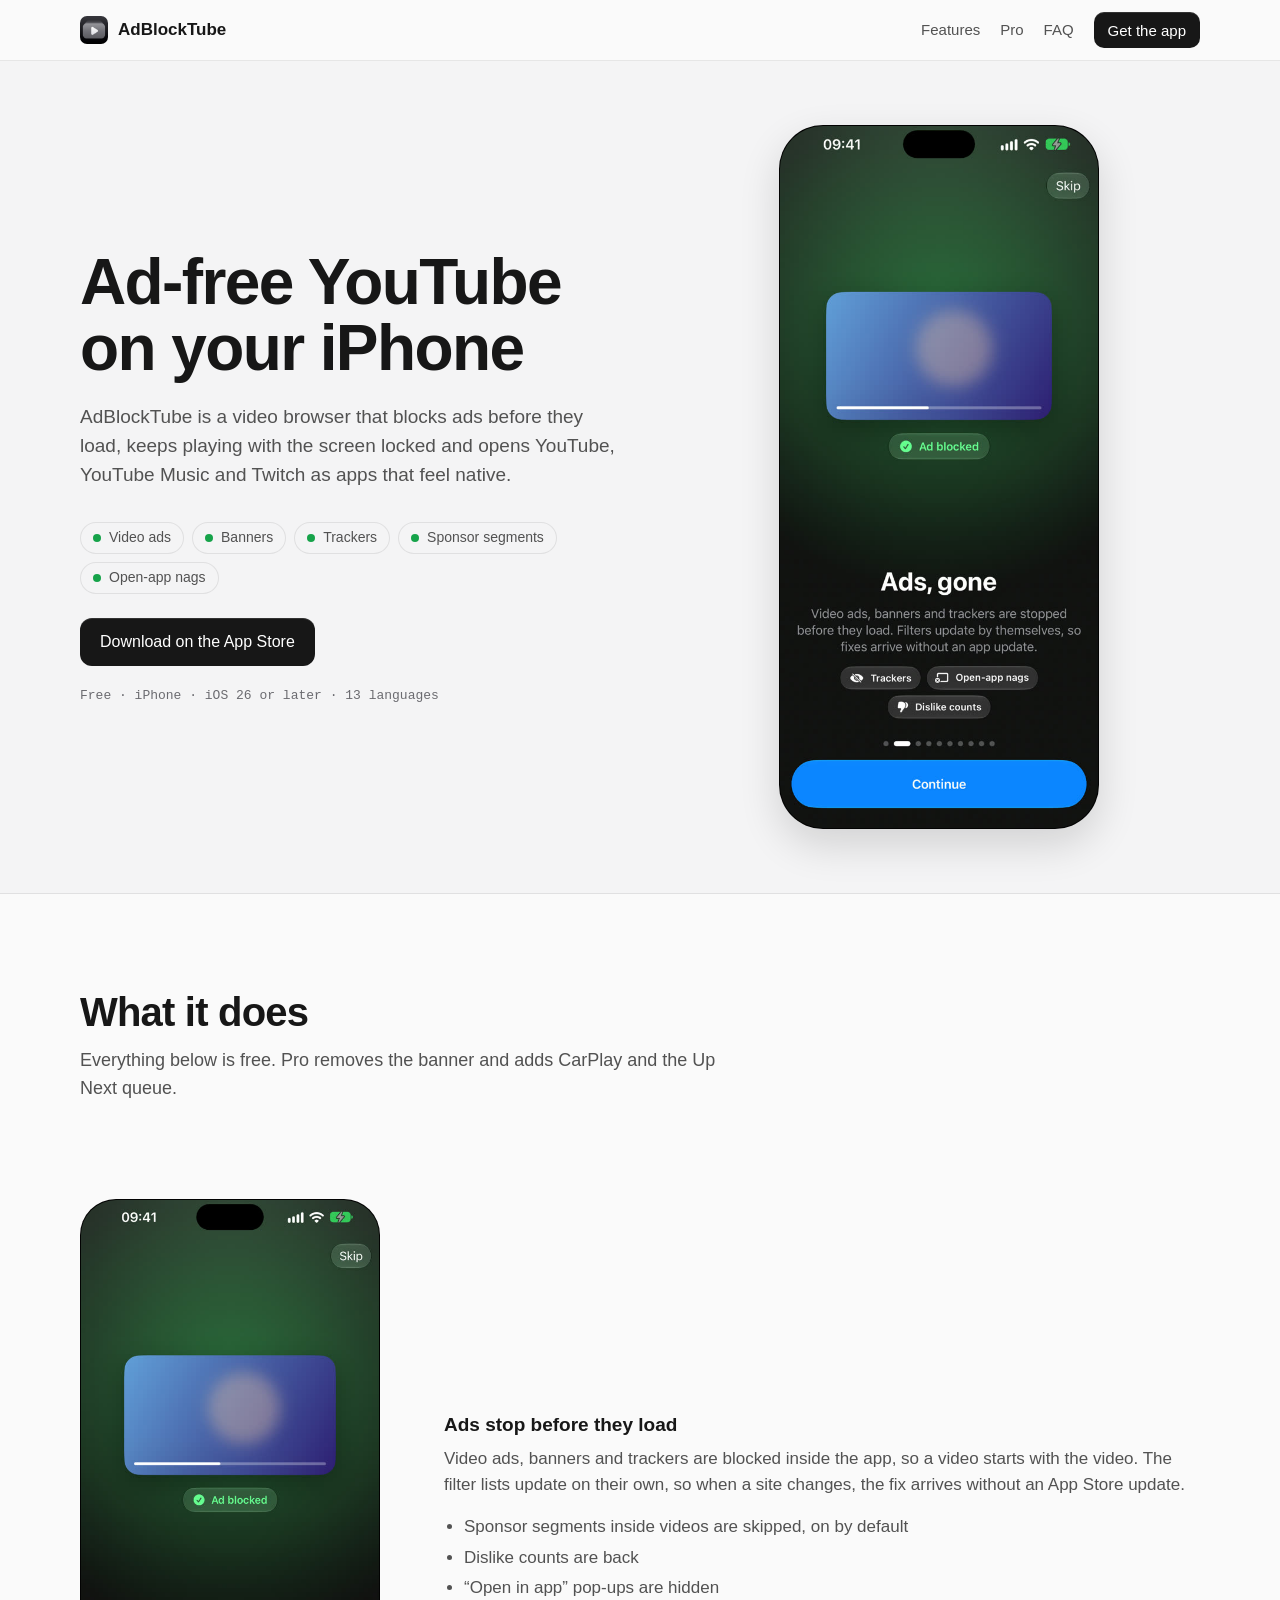
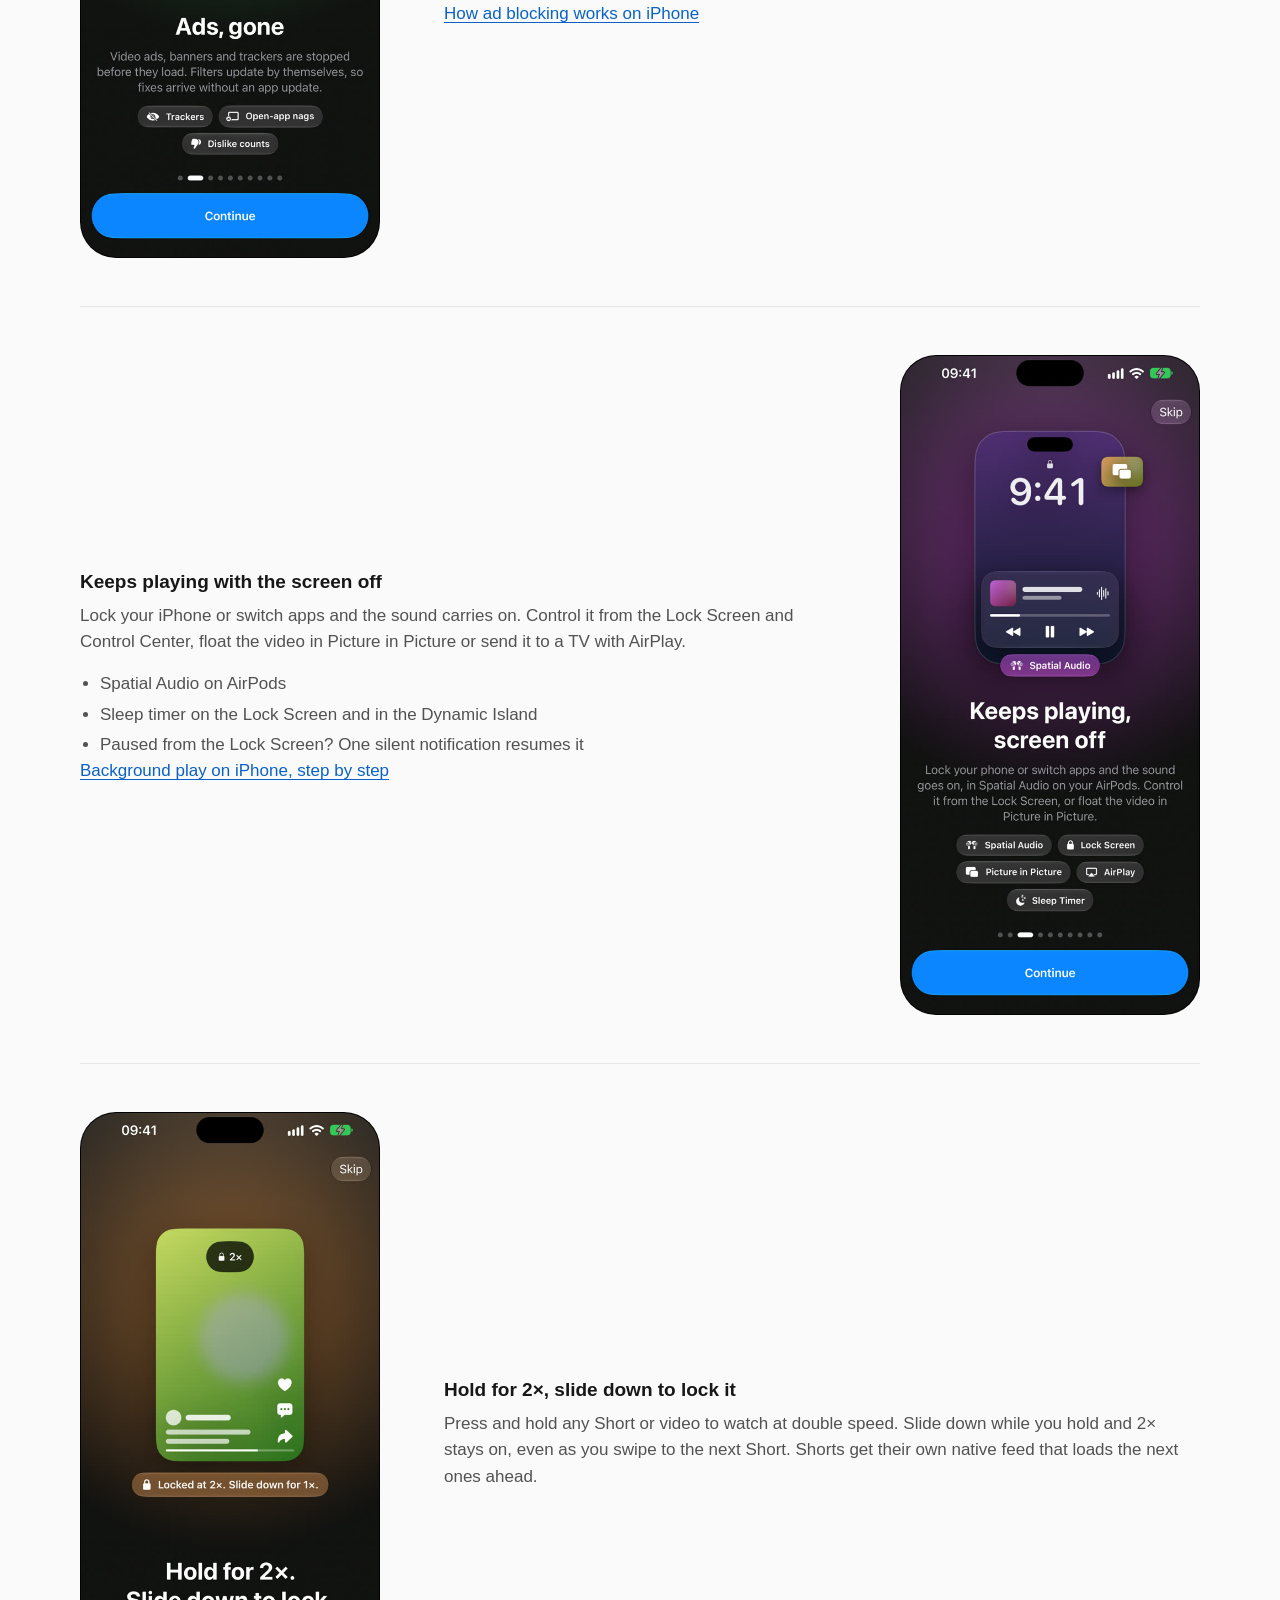
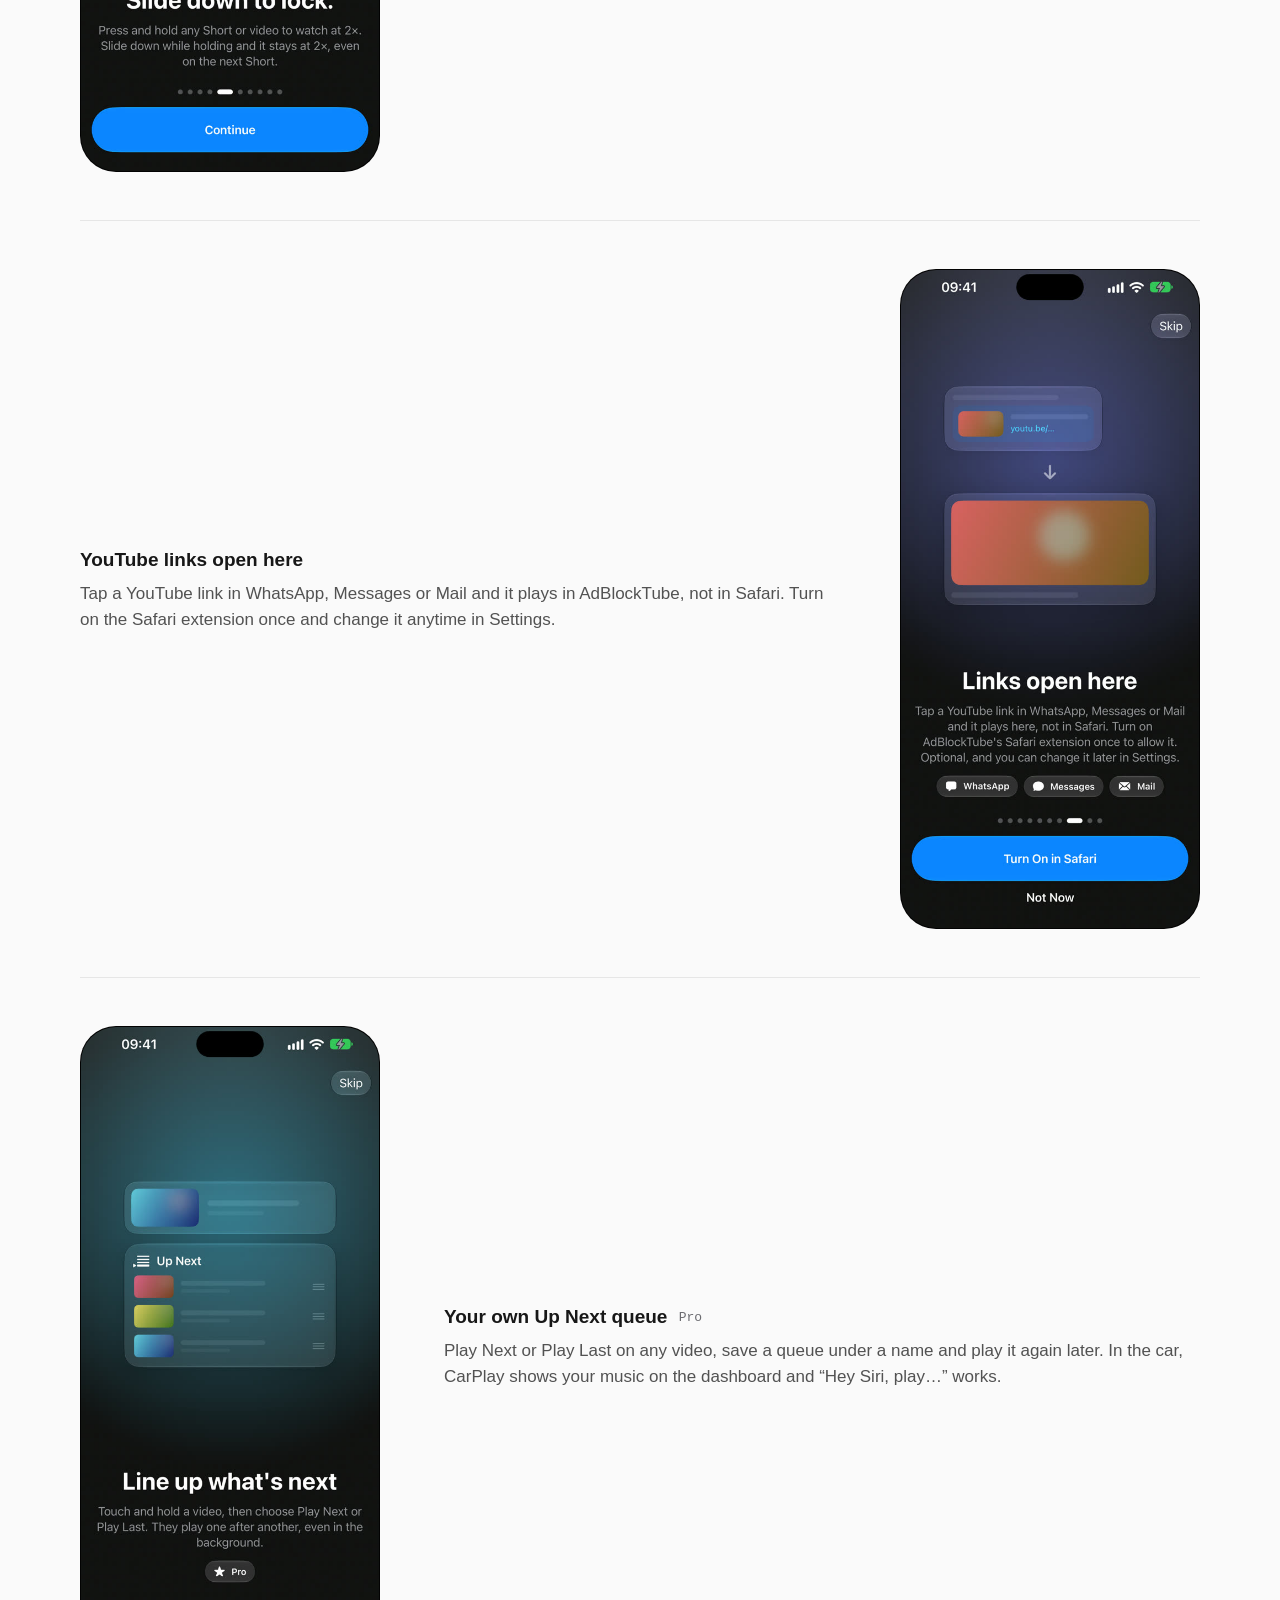
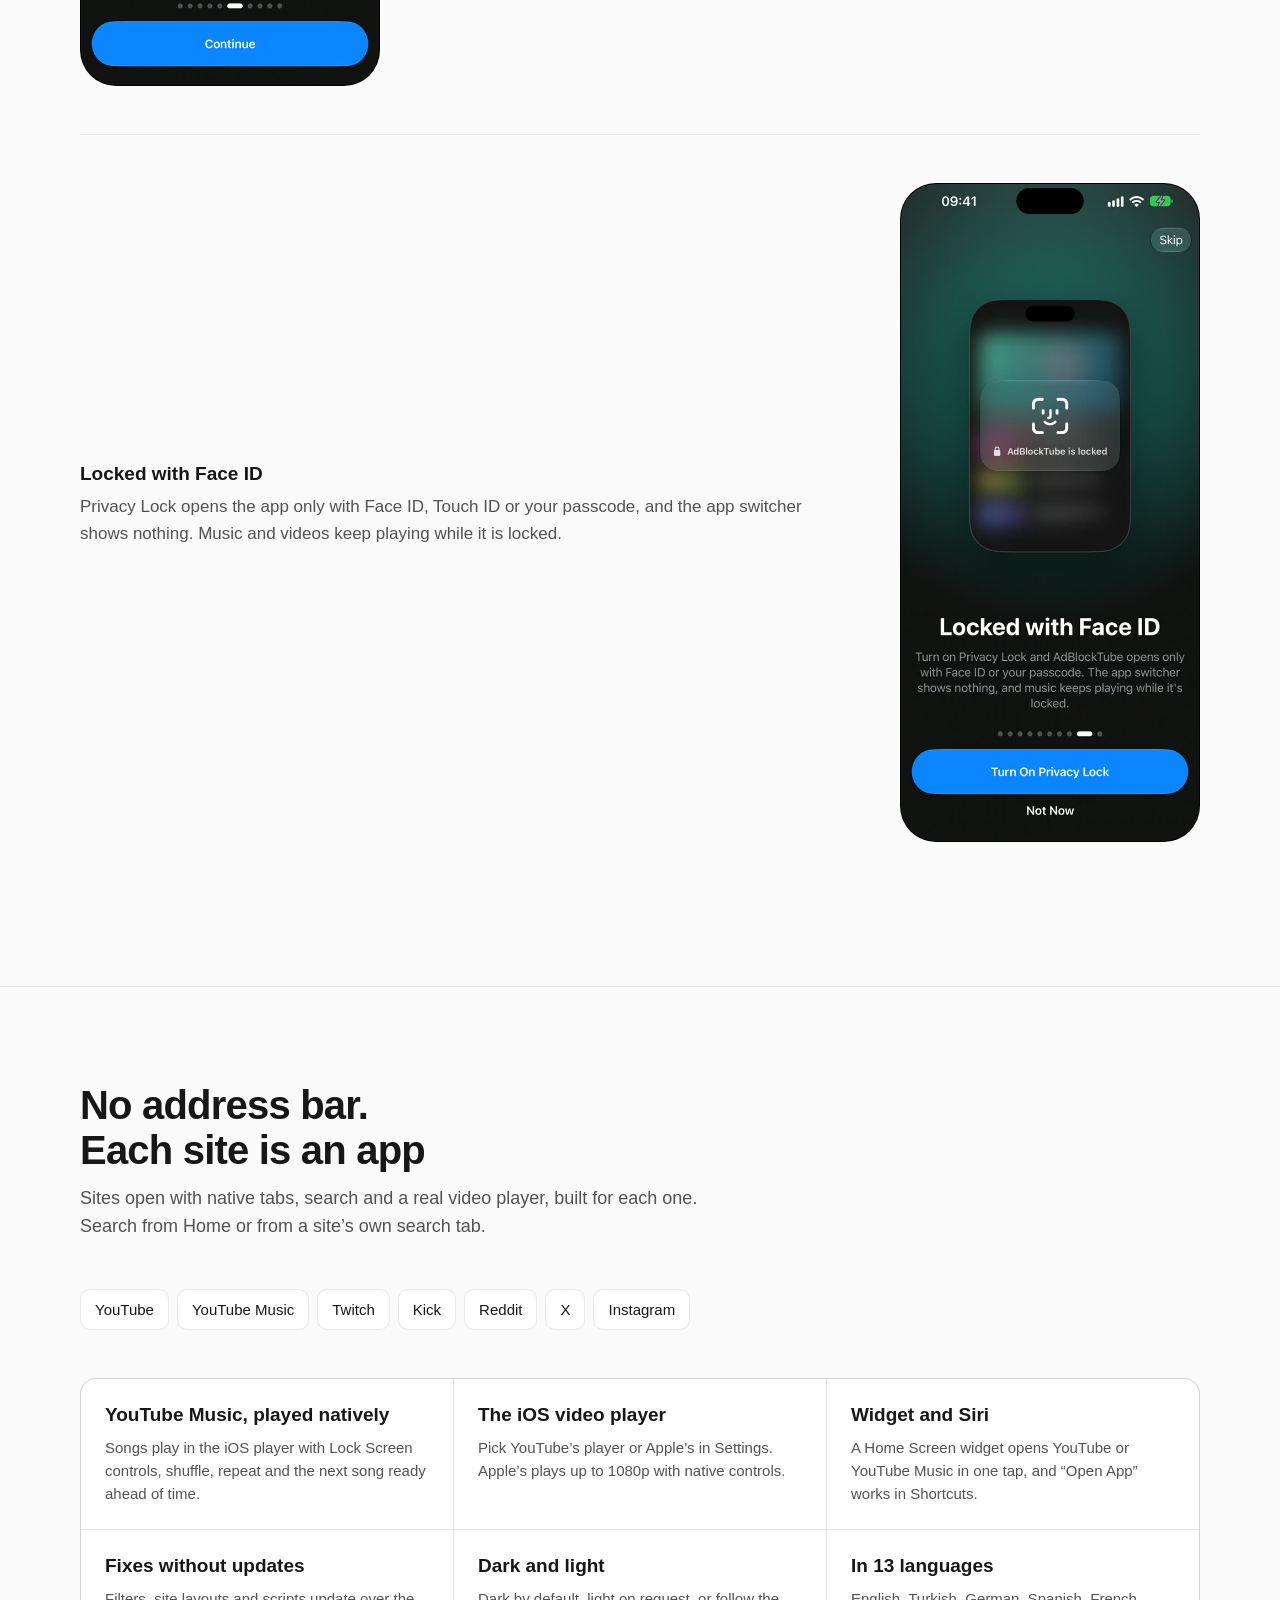
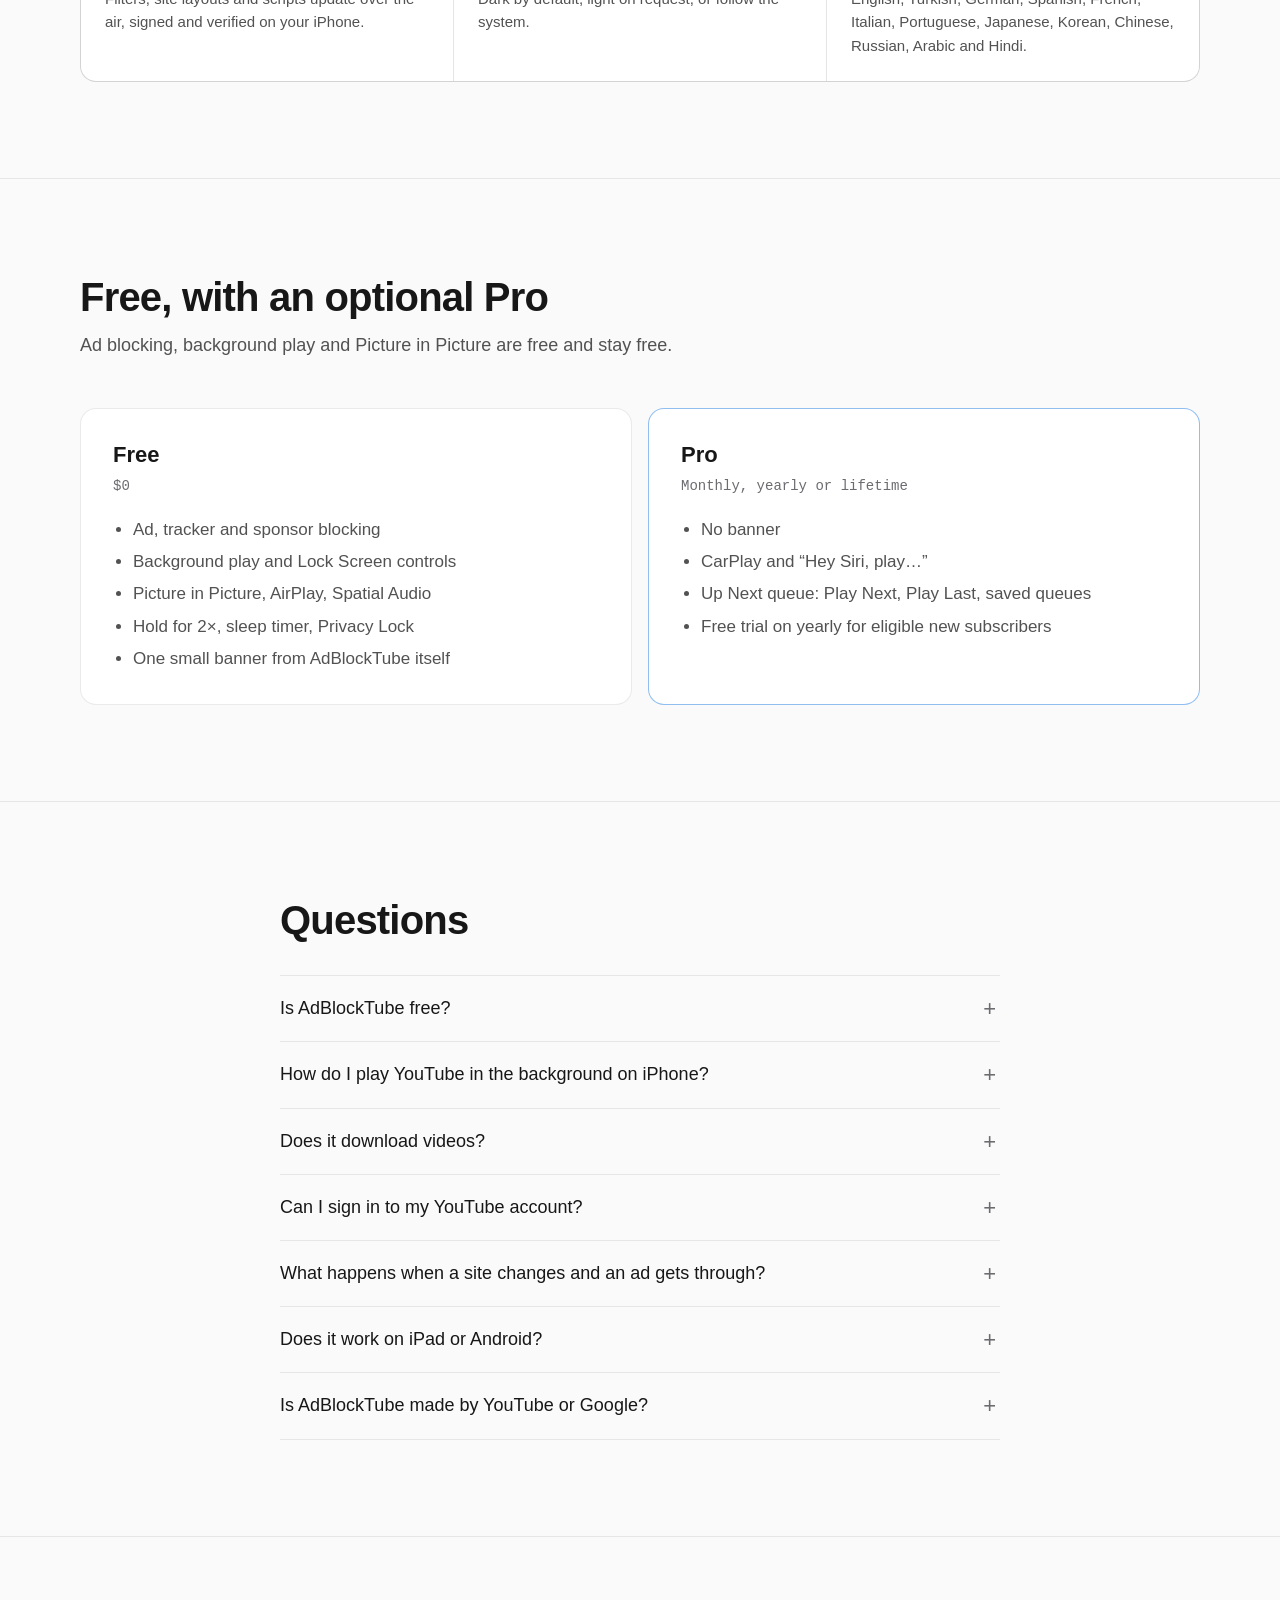
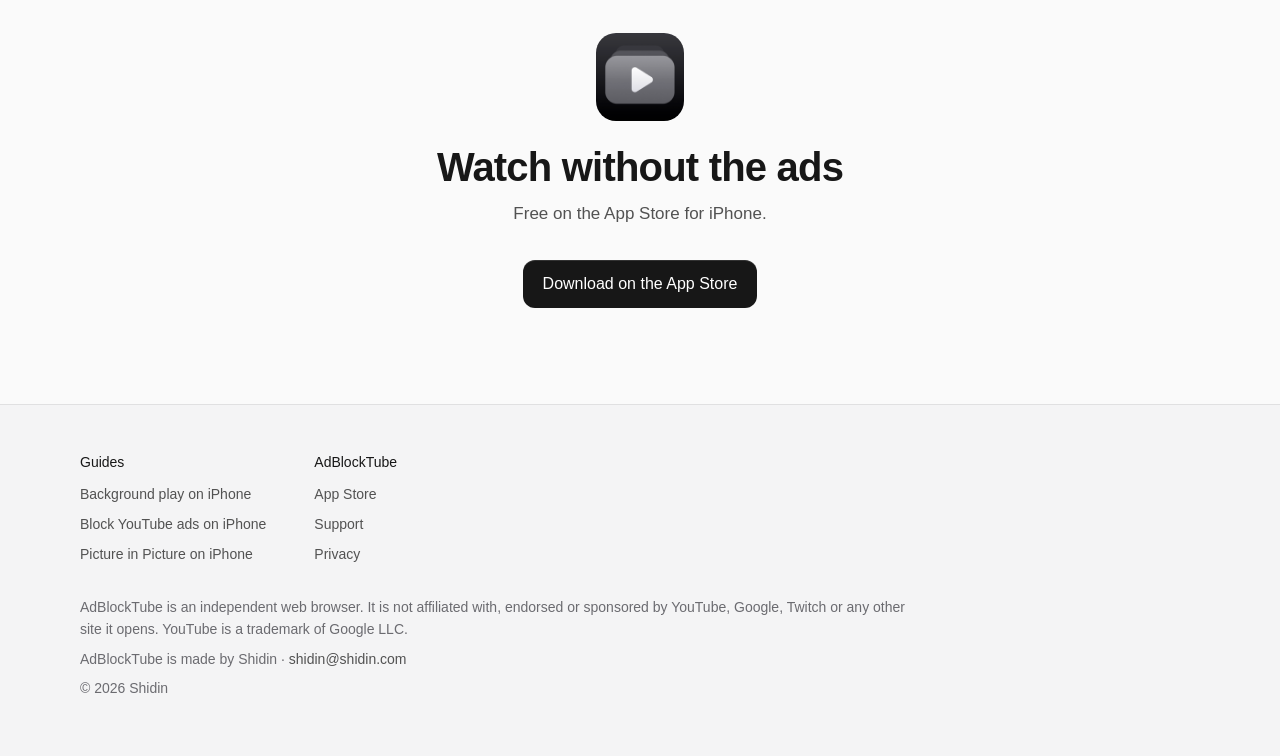
<file: index.html>
<!doctype html>
<html lang="en">
<head>
<meta charset="utf-8">
<meta name="viewport" content="width=device-width, initial-scale=1, viewport-fit=cover">
<title>AdBlockTube: Ad-Free YouTube & Video Browser for iPhone</title>
<meta name="description" content="Watch YouTube, YouTube Music and Twitch on iPhone without ads. Plays with the screen locked, skips sponsors and supports Picture in Picture.">
<link rel="canonical" href="https://adblocktube.com/">
<meta name="robots" content="index, follow, max-image-preview:large">
<meta name="theme-color" content="#0f0f10" media="(prefers-color-scheme: dark)">
<meta name="theme-color" content="#fafafa" media="(prefers-color-scheme: light)">
<meta name="apple-itunes-app" content="app-id=6827962789">
<link rel="icon" href="/img/favicon-32.png" sizes="32x32" type="image/png">
<link rel="apple-touch-icon" href="/img/apple-touch-icon.png">
<link rel="manifest" href="/site.webmanifest">
<link rel="preload" as="image" href="/img/screen-01.jpg" fetchpriority="high">
<link rel="stylesheet" href="/styles.css">
<meta property="og:type" content="website">
<meta property="og:site_name" content="AdBlockTube">
<meta property="og:url" content="https://adblocktube.com/">
<meta property="og:title" content="AdBlockTube: watch without the ads">
<meta property="og:description" content="An iPhone browser for video. Ads blocked, background play with the screen locked, Picture in Picture, Spatial Audio and CarPlay.">
<meta property="og:image" content="https://adblocktube.com/img/og.jpg">
<meta property="og:image:width" content="1200">
<meta property="og:image:height" content="630">
<meta property="og:image:alt" content="AdBlockTube app icon next to three iPhone screens: ad blocked, hold for 2×, keeps playing with the screen off">
<meta name="twitter:card" content="summary_large_image">
<script type="application/ld+json">
{
  "@context": "https://schema.org",
  "@graph": [
    {
      "@type": "Organization",
      "@id": "https://adblocktube.com/#org",
      "name": "Shidin",
      "url": "https://shidin.com/",
      "email": "shidin@shidin.com",
      "brand": { "@type": "Brand", "name": "AdBlockTube", "logo": "https://adblocktube.com/img/icon-512.png" },
      "contactPoint": { "@type": "ContactPoint", "contactType": "customer support", "email": "shidin@shidin.com", "availableLanguage": ["en", "tr"] }
    },
    {
      "@type": "WebSite",
      "@id": "https://adblocktube.com/#site",
      "name": "AdBlockTube",
      "url": "https://adblocktube.com/",
      "inLanguage": "en",
      "publisher": { "@id": "https://adblocktube.com/#org" }
    },
    {
      "@type": "MobileApplication",
      "@id": "https://adblocktube.com/#app",
      "name": "AdBlockTube",
      "alternateName": "AdBlockTube: Video Ad Blocker",
      "description": "A video browser for iPhone that blocks ads, keeps playing in the background with the screen locked and opens YouTube, YouTube Music, Twitch, Kick, Reddit, X and Instagram as native-feeling apps.",
      "operatingSystem": "iOS 26.0 or later",
      "applicationCategory": "MultimediaApplication",
      "applicationSubCategory": "Video player and web browser",
      "url": "https://adblocktube.com/",
      "downloadUrl": "https://apps.apple.com/app/id6827962789",
      "installUrl": "https://apps.apple.com/app/id6827962789",
      "image": "https://adblocktube.com/img/icon-512.png",
      "screenshot": [
        "https://adblocktube.com/img/screen-01.jpg",
        "https://adblocktube.com/img/screen-02.jpg",
        "https://adblocktube.com/img/screen-04.jpg",
        "https://adblocktube.com/img/screen-05.jpg"
      ],
      "inLanguage": ["en", "tr", "de", "es", "fr", "it", "pt-BR", "ja", "ko", "zh-Hans", "ru", "ar", "hi"],
      "featureList": [
        "Blocks video ads, banners and trackers before they load",
        "Background playback with the screen locked",
        "Lock Screen and Control Center controls",
        "Picture in Picture and AirPlay",
        "Spatial Audio on AirPods",
        "Skips sponsor segments inside videos",
        "Shows dislike counts",
        "Hold any video for 2× speed and lock it",
        "Sleep timer on the Lock Screen and in the Dynamic Island",
        "Privacy Lock with Face ID",
        "CarPlay and Up Next queue (Pro)"
      ],
      "offers": {
        "@type": "Offer",
        "price": "0",
        "priceCurrency": "USD",
        "description": "Free download with optional Pro subscription or lifetime purchase"
      },
      "author": { "@id": "https://adblocktube.com/#org" },
      "publisher": { "@id": "https://adblocktube.com/#org" }
    }
  ]
}
</script>
</head>
<body>
<a class="skip" href="#main">Skip to content</a>
<header class="site-header">
  <div class="wrap">
    <a class="brand" href="/"><img src="/img/apple-touch-icon.png" alt="" width="28" height="28">AdBlockTube</a>
    <nav class="nav" aria-label="Main">
      <a class="hide-sm" href="#features">Features</a>
      <a class="hide-sm" href="#pro">Pro</a>
      <a class="hide-sm" href="#faq">FAQ</a>
      <a class="btn btn-primary btn-small" href="https://apps.apple.com/app/id6827962789">Get the app</a>
    </nav>
  </div>
</header>

<main id="main">
  <div class="hero">
    <div class="wrap">
      <div>
        <h1>Ad-free YouTube on your iPhone</h1>
        <p class="lead">AdBlockTube is a video browser that blocks ads before they load, keeps playing with the screen locked and opens YouTube, YouTube Music and Twitch as apps that feel native.</p>
        <ul class="chips" aria-label="Blocked by default">
          <li class="chip">Video ads</li>
          <li class="chip">Banners</li>
          <li class="chip">Trackers</li>
          <li class="chip">Sponsor segments</li>
          <li class="chip">Open-app nags</li>
        </ul>
        <div class="actions">
          <a class="btn btn-primary" href="https://apps.apple.com/app/id6827962789">Download on the App Store</a>
        </div>
        <p class="meta">Free · iPhone · iOS 26 or later · 13 languages</p>
      </div>
      <div class="hero-visual">
        <div class="device"><img src="/img/screen-01.jpg" alt="AdBlockTube on iPhone: a video with the label Ad blocked, and the line Ads, gone" width="540" height="1192" fetchpriority="high"></div>
      </div>
    </div>
  </div>

  <section id="features">
    <div class="wrap">
      <div class="section-head">
        <h2>What it does</h2>
        <p>Everything below is free. Pro removes the banner and adds CarPlay and the Up Next queue.</p>
      </div>

      <div class="feature">
        <div>
          <h3>Ads stop before they load</h3>
          <p>Video ads, banners and trackers are blocked inside the app, so a video starts with the video. The filter lists update on their own, so when a site changes, the fix arrives without an App Store update.</p>
          <ul>
            <li>Sponsor segments inside videos are skipped, on by default</li>
            <li>Dislike counts are back</li>
            <li>“Open in app” pop-ups are hidden</li>
          </ul>
          <p><a href="/block-youtube-ads-iphone/">How ad blocking works on iPhone</a></p>
        </div>
        <div class="shot"><img src="/img/screen-01.jpg" alt="Onboarding screen: Ads, gone. Trackers, open-app nags and dislike counts" width="540" height="1192" loading="lazy" decoding="async"></div>
      </div>

      <div class="feature">
        <div>
          <h3>Keeps playing with the screen off</h3>
          <p>Lock your iPhone or switch apps and the sound carries on. Control it from the Lock Screen and Control Center, float the video in Picture in Picture or send it to a TV with AirPlay.</p>
          <ul>
            <li>Spatial Audio on AirPods</li>
            <li>Sleep timer on the Lock Screen and in the Dynamic Island</li>
            <li>Paused from the Lock Screen? One silent notification resumes it</li>
          </ul>
          <p><a href="/youtube-background-play-iphone/">Background play on iPhone, step by step</a></p>
        </div>
        <div class="shot"><img src="/img/screen-02.jpg" alt="Spatial Audio, even with the screen off: the Lock Screen now-playing card" width="540" height="1192" loading="lazy" decoding="async"></div>
      </div>

      <div class="feature">
        <div>
          <h3>Hold for 2×, slide down to lock it</h3>
          <p>Press and hold any Short or video to watch at double speed. Slide down while you hold and 2× stays on, even as you swipe to the next Short. Shorts get their own native feed that loads the next ones ahead.</p>
        </div>
        <div class="shot"><img src="/img/screen-04.jpg" alt="Hold for 2×, slide down to lock: a Short locked at 2× speed" width="540" height="1192" loading="lazy" decoding="async"></div>
      </div>

      <div class="feature">
        <div>
          <h3>YouTube links open here</h3>
          <p>Tap a YouTube link in WhatsApp, Messages or Mail and it plays in AdBlockTube, not in Safari. Turn on the Safari extension once and change it anytime in Settings.</p>
        </div>
        <div class="shot"><img src="/img/screen-03.jpg" alt="A YouTube link from Messages opening in AdBlockTube" width="540" height="1192" loading="lazy" decoding="async"></div>
      </div>

      <div class="feature">
        <div>
          <h3>Your own Up Next queue <span class="tag">Pro</span></h3>
          <p>Play Next or Play Last on any video, save a queue under a name and play it again later. In the car, CarPlay shows your music on the dashboard and “Hey Siri, play…” works.</p>
        </div>
        <div class="shot"><img src="/img/screen-05.jpg" alt="Up Next queue with Play Next and Play Last" width="540" height="1192" loading="lazy" decoding="async"></div>
      </div>

      <div class="feature">
        <div>
          <h3>Locked with Face ID</h3>
          <p>Privacy Lock opens the app only with Face ID, Touch ID or your passcode, and the app switcher shows nothing. Music and videos keep playing while it is locked.</p>
        </div>
        <div class="shot"><img src="/img/screen-07.jpg" alt="Privacy Lock: AdBlockTube locked with Face ID" width="540" height="1192" loading="lazy" decoding="async"></div>
      </div>
    </div>
  </section>

  <section>
    <div class="wrap">
      <div class="section-head">
        <h2>No address bar. Each site is an app</h2>
        <p>Sites open with native tabs, search and a real video player, built for each one. Search from Home or from a site’s own search tab.</p>
      </div>
      <ul class="sites" aria-label="Sites with native tabs">
        <li>YouTube</li><li>YouTube Music</li><li>Twitch</li><li>Kick</li><li>Reddit</li><li>X</li><li>Instagram</li>
      </ul>
      <div class="grid spaced">
        <div><h3>YouTube Music, played natively</h3><p>Songs play in the iOS player with Lock Screen controls, shuffle, repeat and the next song ready ahead of time.</p></div>
        <div><h3>The iOS video player</h3><p>Pick YouTube’s player or Apple’s in Settings. Apple’s plays up to 1080p with native controls.</p></div>
        <div><h3>Widget and Siri</h3><p>A Home Screen widget opens YouTube or YouTube Music in one tap, and “Open App” works in Shortcuts.</p></div>
        <div><h3>Fixes without updates</h3><p>Filters, site layouts and scripts update over the air, signed and verified on your iPhone.</p></div>
        <div><h3>Dark and light</h3><p>Dark by default, light on request, or follow the system.</p></div>
        <div><h3>In 13 languages</h3><p>English, Turkish, German, Spanish, French, Italian, Portuguese, Japanese, Korean, Chinese, Russian, Arabic and Hindi.</p></div>
      </div>
    </div>
  </section>

  <section id="pro">
    <div class="wrap">
      <div class="section-head">
        <h2>Free, with an optional Pro</h2>
        <p>Ad blocking, background play and Picture in Picture are free and stay free.</p>
      </div>
      <div class="plans">
        <div class="plan">
          <h3>Free</h3>
          <p class="price">$0</p>
          <ul>
            <li>Ad, tracker and sponsor blocking</li>
            <li>Background play and Lock Screen controls</li>
            <li>Picture in Picture, AirPlay, Spatial Audio</li>
            <li>Hold for 2×, sleep timer, Privacy Lock</li>
            <li>One small banner from AdBlockTube itself</li>
          </ul>
        </div>
        <div class="plan pro">
          <h3>Pro</h3>
          <p class="price">Monthly, yearly or lifetime</p>
          <ul>
            <li>No banner</li>
            <li>CarPlay and “Hey Siri, play…”</li>
            <li>Up Next queue: Play Next, Play Last, saved queues</li>
            <li>Free trial on yearly for eligible new subscribers</li>
          </ul>
        </div>
      </div>
    </div>
  </section>

  <section id="faq" class="faq">
    <div class="narrow">
      <h2 class="faq-title">Questions</h2>
      <details>
        <summary>Is AdBlockTube free?</summary>
        <p>Yes. Ad blocking, background play, Picture in Picture and every other feature except three are free. Pro removes the app’s own banner and adds CarPlay and the Up Next queue.</p>
      </details>
      <details>
        <summary>How do I play YouTube in the background on iPhone?</summary>
        <p>Open a video in AdBlockTube and lock the screen or switch apps. The sound keeps going and the Lock Screen shows play, pause and skip. The <a href="/youtube-background-play-iphone/">background play guide</a> has the details.</p>
      </details>
      <details>
        <summary>Does it download videos?</summary>
        <p>No. AdBlockTube streams from the sites you open and never saves videos to your iPhone.</p>
      </details>
      <details>
        <summary>Can I sign in to my YouTube account?</summary>
        <p>Yes. Sign in on the site inside the app as you would in Safari, and your subscriptions, playlists and history are there. Signing in is optional.</p>
      </details>
      <details>
        <summary>What happens when a site changes and an ad gets through?</summary>
        <p>The filters and site scripts update over the air, without an App Store update. The app checks for a new set when you open it and in the background.</p>
      </details>
      <details>
        <summary>Does it work on iPad or Android?</summary>
        <p>It is made for iPhone and needs iOS 26 or later. An iPad layout and Android are not available yet.</p>
      </details>
      <details>
        <summary>Is AdBlockTube made by YouTube or Google?</summary>
        <p>No. AdBlockTube is an independent browser and is not affiliated with, endorsed or sponsored by any of the sites it opens.</p>
      </details>
    </div>
  </section>

  <section class="cta">
    <div class="narrow">
      <img src="/img/icon-192.png" alt="" width="88" height="88" loading="lazy">
      <h2>Watch without the ads</h2>
      <p>Free on the App Store for iPhone.</p>
      <a class="btn btn-primary" href="https://apps.apple.com/app/id6827962789">Download on the App Store</a>
    </div>
  </section>
</main>

<footer class="site-footer">
  <div class="wrap">
    <div class="cols">
      <div>
        <h2>Guides</h2>
        <ul>
          <li><a href="/youtube-background-play-iphone/">Background play on iPhone</a></li>
          <li><a href="/block-youtube-ads-iphone/">Block YouTube ads on iPhone</a></li>
          <li><a href="/youtube-picture-in-picture-iphone/">Picture in Picture on iPhone</a></li>
        </ul>
      </div>
      <div>
        <h2>AdBlockTube</h2>
        <ul>
          <li><a href="https://apps.apple.com/app/id6827962789">App Store</a></li>
          <li><a href="/support/">Support</a></li>
          <li><a href="/privacy/">Privacy</a></li>
        </ul>
      </div>
    </div>
    <p>AdBlockTube is an independent web browser. It is not affiliated with, endorsed or sponsored by YouTube, Google, Twitch or any other site it opens. YouTube is a trademark of Google LLC.</p>
    <p>AdBlockTube is made by Shidin · <a href="mailto:shidin@shidin.com">shidin@shidin.com</a></p>
    <p>© 2026 Shidin</p>
  </div>
</footer>
</body>
</html>
</file>
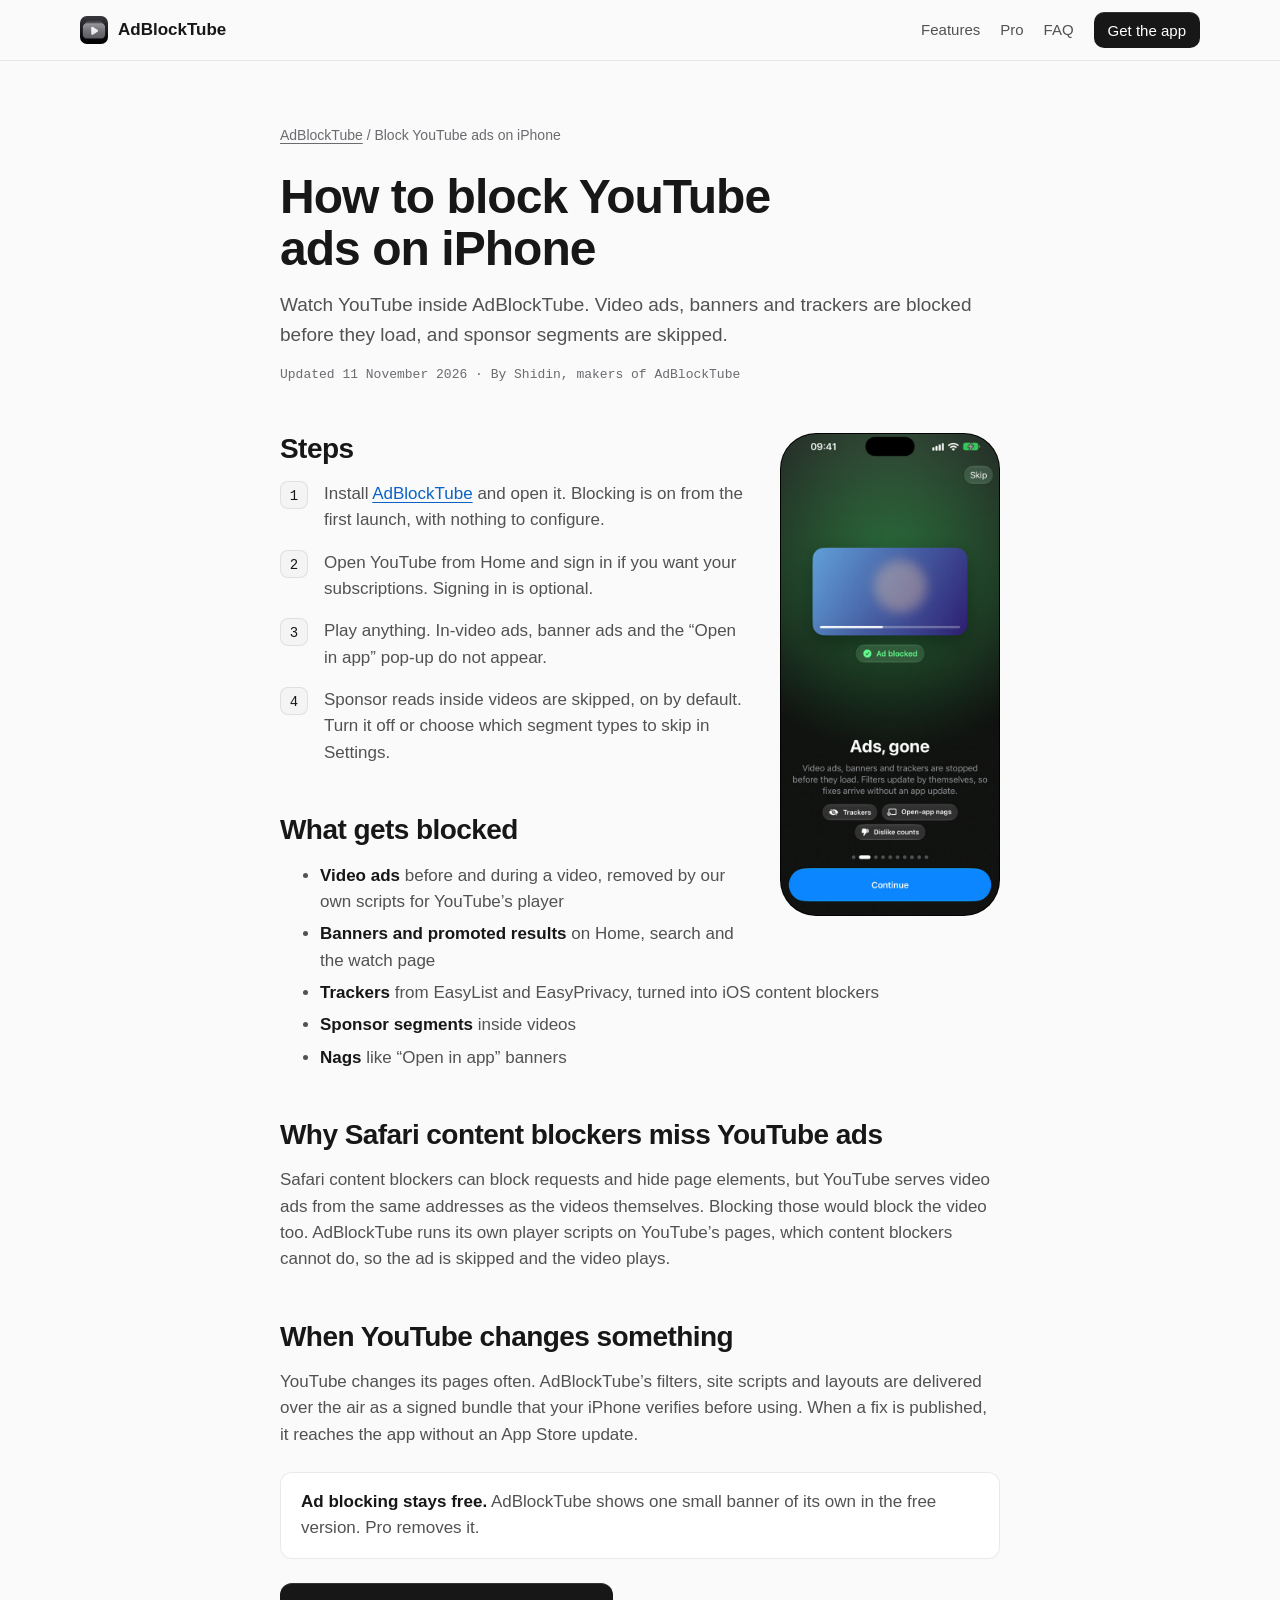
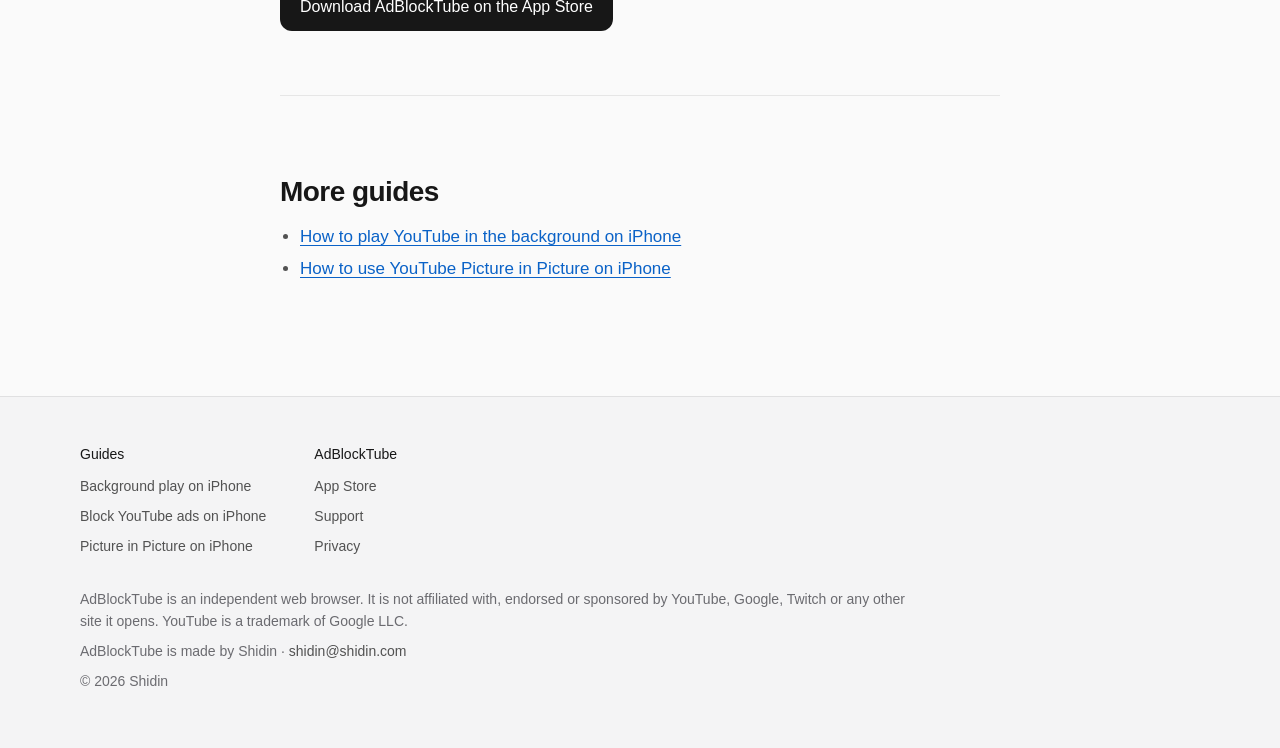
<file: block-youtube-ads-iphone/index.html>
<!doctype html>
<html lang="en">
<head>
<meta charset="utf-8">
<meta name="viewport" content="width=device-width, initial-scale=1, viewport-fit=cover">
<title>How to Block YouTube Ads on iPhone in 2026</title>
<meta name="description" content="Block YouTube video ads, banners and trackers on iPhone and skip sponsor segments. How it works, and why Safari blockers miss video ads.">
<link rel="canonical" href="https://adblocktube.com/block-youtube-ads-iphone/">
<meta name="robots" content="index, follow, max-image-preview:large">
<meta name="theme-color" content="#0f0f10" media="(prefers-color-scheme: dark)">
<meta name="theme-color" content="#fafafa" media="(prefers-color-scheme: light)">
<meta name="apple-itunes-app" content="app-id=6827962789">
<link rel="icon" href="/img/favicon-32.png" sizes="32x32" type="image/png">
<link rel="apple-touch-icon" href="/img/apple-touch-icon.png">
<link rel="manifest" href="/site.webmanifest">
<link rel="stylesheet" href="/styles.css">
<meta property="og:type" content="article">
<meta property="og:site_name" content="AdBlockTube">
<meta property="og:url" content="https://adblocktube.com/block-youtube-ads-iphone/">
<meta property="og:title" content="How to block YouTube ads on iPhone">
<meta property="og:description" content="Block YouTube video ads, banners and trackers on iPhone and skip sponsor segments. How it works, and why Safari blockers miss video ads.">
<meta property="og:image" content="https://adblocktube.com/img/og.jpg">
<meta property="og:image:width" content="1200">
<meta property="og:image:height" content="630">
<meta name="twitter:card" content="summary_large_image">
<script type="application/ld+json">
{
  "@context": "https://schema.org",
  "@graph": [
    {
      "@type": "TechArticle",
      "headline": "How to block YouTube ads on iPhone",
      "description": "Block YouTube video ads, banners and trackers on iPhone and skip sponsor segments. How it works, and why Safari blockers miss video ads.",
      "url": "https://adblocktube.com/block-youtube-ads-iphone/",
      "inLanguage": "en",
      "datePublished": "2026-11-11",
      "dateModified": "2026-11-11",
      "image": "https://adblocktube.com/img/og.jpg",
      "author": {
        "@id": "https://adblocktube.com/#org",
        "@type": "Organization",
        "name": "Shidin",
        "url": "https://shidin.com/",
        "email": "shidin@shidin.com"
      },
      "publisher": {
        "@id": "https://adblocktube.com/#org"
      },
      "about": {
        "@id": "https://adblocktube.com/#app"
      },
      "mainEntityOfPage": "https://adblocktube.com/block-youtube-ads-iphone/"
    },
    {
      "@type": "BreadcrumbList",
      "itemListElement": [
        {
          "@type": "ListItem",
          "position": 1,
          "name": "AdBlockTube",
          "item": "https://adblocktube.com/"
        },
        {
          "@type": "ListItem",
          "position": 2,
          "name": "Block YouTube ads on iPhone",
          "item": "https://adblocktube.com/block-youtube-ads-iphone/"
        }
      ]
    }
  ]
}
</script>
</head>
<body>
<a class="skip" href="#main">Skip to content</a>
<header class="site-header">
  <div class="wrap">
    <a class="brand" href="/"><img src="/img/apple-touch-icon.png" alt="" width="28" height="28">AdBlockTube</a>
    <nav class="nav" aria-label="Main">
      <a class="hide-sm" href="/#features">Features</a>
      <a class="hide-sm" href="/#pro">Pro</a>
      <a class="hide-sm" href="/#faq">FAQ</a>
      <a class="btn btn-primary btn-small" href="https://apps.apple.com/app/id6827962789">Get the app</a>
    </nav>
  </div>
</header>

<main id="main" class="article">
  <div class="narrow">
    <nav class="crumbs" aria-label="Breadcrumb"><a href="/">AdBlockTube</a> / Block YouTube ads on iPhone</nav>
    <h1>How to block YouTube ads on iPhone</h1>
    <p class="lead">Watch YouTube inside AdBlockTube. Video ads, banners and trackers are blocked before they load, and sponsor segments are skipped.</p>
    <p class="byline">Updated 11 November 2026 · By Shidin, makers of AdBlockTube</p>
    <figure class="figure shot"><img src="/img/screen-01.jpg" alt="A video with the label Ad blocked" width="540" height="1192" fetchpriority="high"></figure>
    <h2>Steps</h2>
    <ol class="steps">
      <li>Install <a href="https://apps.apple.com/app/id6827962789">AdBlockTube</a> and open it. Blocking is on from the first launch, with nothing to configure.</li>
      <li>Open YouTube from Home and sign in if you want your subscriptions. Signing in is optional.</li>
      <li>Play anything. In-video ads, banner ads and the “Open in app” pop-up do not appear.</li>
      <li>Sponsor reads inside videos are skipped, on by default. Turn it off or choose which segment types to skip in Settings.</li>
    </ol>

    <h2>What gets blocked</h2>
    <ul>
      <li><strong>Video ads</strong> before and during a video, removed by our own scripts for YouTube’s player</li>
      <li><strong>Banners and promoted results</strong> on Home, search and the watch page</li>
      <li><strong>Trackers</strong> from EasyList and EasyPrivacy, turned into iOS content blockers</li>
      <li><strong>Sponsor segments</strong> inside videos</li>
      <li><strong>Nags</strong> like “Open in app” banners</li>
    </ul>

    <h2>Why Safari content blockers miss YouTube ads</h2>
    <p>Safari content blockers can block requests and hide page elements, but YouTube serves video ads from the same addresses as the videos themselves. Blocking those would block the video too. AdBlockTube runs its own player scripts on YouTube’s pages, which content blockers cannot do, so the ad is skipped and the video plays.</p>

    <h2>When YouTube changes something</h2>
    <p>YouTube changes its pages often. AdBlockTube’s filters, site scripts and layouts are delivered over the air as a signed bundle that your iPhone verifies before using. When a fix is published, it reaches the app without an App Store update.</p>
    <div class="note"><p><strong>Ad blocking stays free.</strong> AdBlockTube shows one small banner of its own in the free version. Pro removes it.</p></div>
    <p><a class="btn btn-primary" href="https://apps.apple.com/app/id6827962789">Download AdBlockTube on the App Store</a></p>
    <div class="related">
      <h2>More guides</h2>
      <ul>
        <li><a href="/youtube-background-play-iphone/">How to play YouTube in the background on iPhone</a></li>
        <li><a href="/youtube-picture-in-picture-iphone/">How to use YouTube Picture in Picture on iPhone</a></li>
      </ul>
    </div>
  </div>
</main>

<footer class="site-footer">
  <div class="wrap">
    <div class="cols">
      <div>
        <h2>Guides</h2>
        <ul>
          <li><a href="/youtube-background-play-iphone/">Background play on iPhone</a></li>
          <li><a href="/block-youtube-ads-iphone/">Block YouTube ads on iPhone</a></li>
          <li><a href="/youtube-picture-in-picture-iphone/">Picture in Picture on iPhone</a></li>
        </ul>
      </div>
      <div>
        <h2>AdBlockTube</h2>
        <ul>
          <li><a href="https://apps.apple.com/app/id6827962789">App Store</a></li>
          <li><a href="/support/">Support</a></li>
          <li><a href="/privacy/">Privacy</a></li>
        </ul>
      </div>
    </div>
    <p>AdBlockTube is an independent web browser. It is not affiliated with, endorsed or sponsored by YouTube, Google, Twitch or any other site it opens. YouTube is a trademark of Google LLC.</p>
    <p>AdBlockTube is made by Shidin · <a href="mailto:shidin@shidin.com">shidin@shidin.com</a></p>
    <p>© 2026 Shidin</p>
  </div>
</footer>
</body>
</html>
</file>
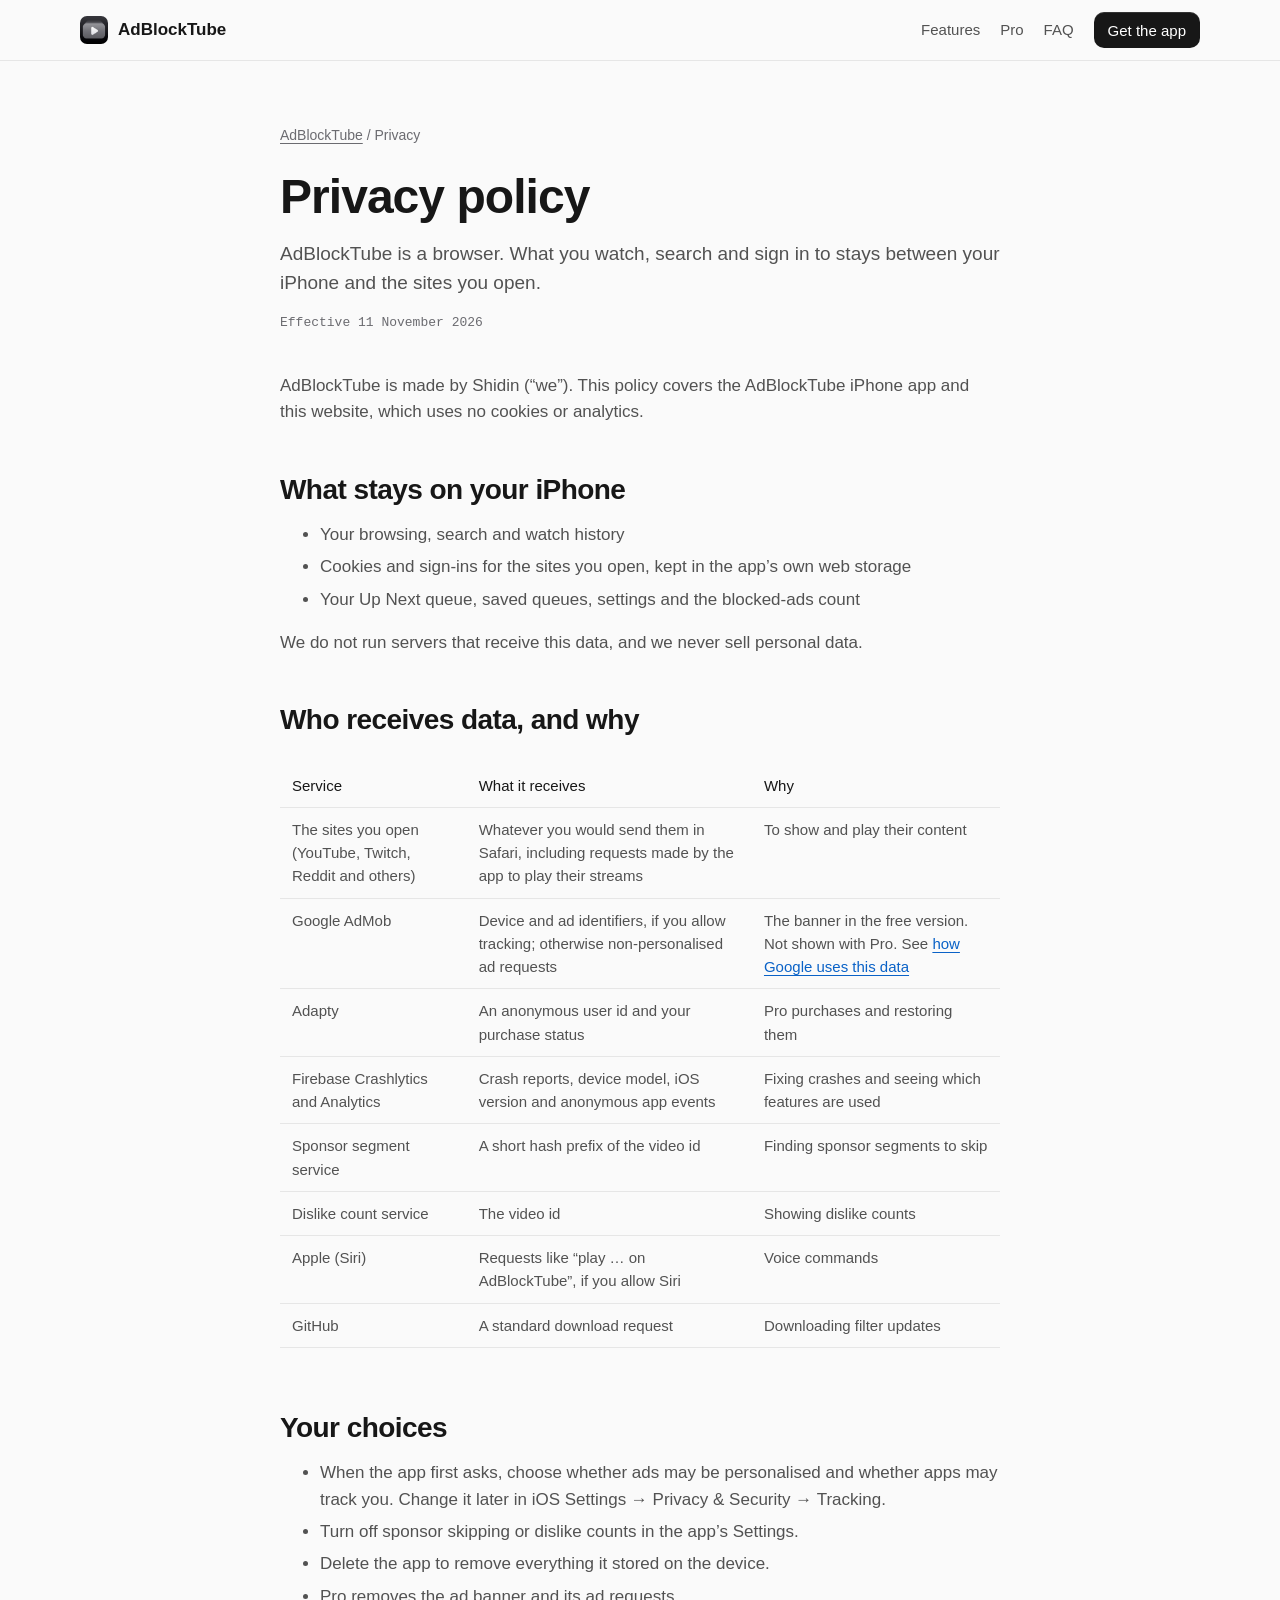
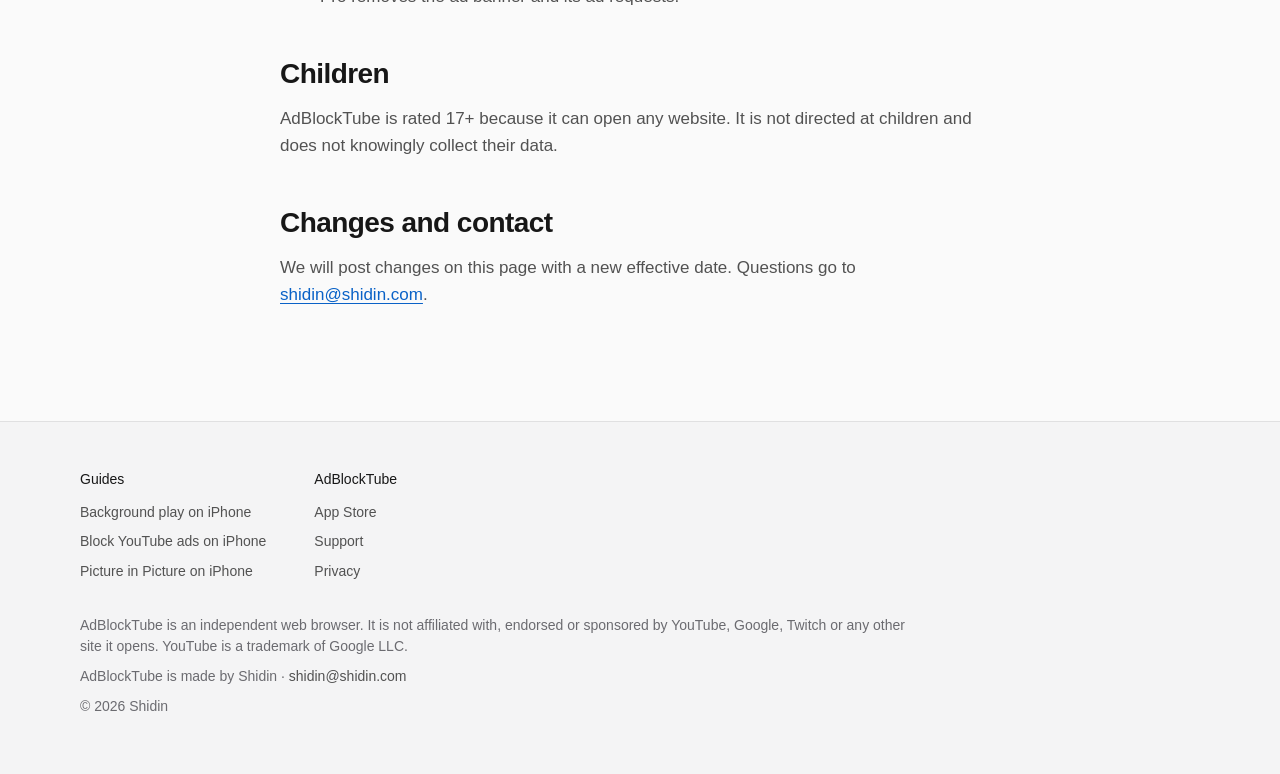
<file: privacy/index.html>
<!doctype html>
<html lang="en">
<head>
<meta charset="utf-8">
<meta name="viewport" content="width=device-width, initial-scale=1, viewport-fit=cover">
<title>Privacy Policy: What AdBlockTube Collects</title>
<meta name="description" content="What AdBlockTube collects, what stays on your iPhone and which services receive data: ads, purchases, crash reports and video extras.">
<link rel="canonical" href="https://adblocktube.com/privacy/">
<meta name="robots" content="index, follow, max-image-preview:large">
<meta name="theme-color" content="#0f0f10" media="(prefers-color-scheme: dark)">
<meta name="theme-color" content="#fafafa" media="(prefers-color-scheme: light)">
<meta name="apple-itunes-app" content="app-id=6827962789">
<link rel="icon" href="/img/favicon-32.png" sizes="32x32" type="image/png">
<link rel="apple-touch-icon" href="/img/apple-touch-icon.png">
<link rel="manifest" href="/site.webmanifest">
<link rel="stylesheet" href="/styles.css">
<meta property="og:type" content="article">
<meta property="og:site_name" content="AdBlockTube">
<meta property="og:url" content="https://adblocktube.com/privacy/">
<meta property="og:title" content="Privacy policy">
<meta property="og:description" content="What AdBlockTube collects, what stays on your iPhone and which services receive data: ads, purchases, crash reports and video extras.">
<meta property="og:image" content="https://adblocktube.com/img/og.jpg">
<meta property="og:image:width" content="1200">
<meta property="og:image:height" content="630">
<meta name="twitter:card" content="summary_large_image">
<script type="application/ld+json">
{
  "@context": "https://schema.org",
  "@graph": [
    {
      "@type": "BreadcrumbList",
      "itemListElement": [
        {
          "@type": "ListItem",
          "position": 1,
          "name": "AdBlockTube",
          "item": "https://adblocktube.com/"
        },
        {
          "@type": "ListItem",
          "position": 2,
          "name": "Privacy",
          "item": "https://adblocktube.com/privacy/"
        }
      ]
    }
  ]
}
</script>
</head>
<body>
<a class="skip" href="#main">Skip to content</a>
<header class="site-header">
  <div class="wrap">
    <a class="brand" href="/"><img src="/img/apple-touch-icon.png" alt="" width="28" height="28">AdBlockTube</a>
    <nav class="nav" aria-label="Main">
      <a class="hide-sm" href="/#features">Features</a>
      <a class="hide-sm" href="/#pro">Pro</a>
      <a class="hide-sm" href="/#faq">FAQ</a>
      <a class="btn btn-primary btn-small" href="https://apps.apple.com/app/id6827962789">Get the app</a>
    </nav>
  </div>
</header>

<main id="main" class="article">
  <div class="narrow">
    <nav class="crumbs" aria-label="Breadcrumb"><a href="/">AdBlockTube</a> / Privacy</nav>
    <h1>Privacy policy</h1>
    <p class="lead">AdBlockTube is a browser. What you watch, search and sign in to stays between your iPhone and the sites you open.</p>
    
    <p class="byline">Effective 11 November 2026</p>
    <p>AdBlockTube is made by Shidin (“we”). This policy covers the AdBlockTube iPhone app and this website, which uses no cookies or analytics.</p>
    <h2>What stays on your iPhone</h2>
    <ul>
      <li>Your browsing, search and watch history</li>
      <li>Cookies and sign-ins for the sites you open, kept in the app’s own web storage</li>
      <li>Your Up Next queue, saved queues, settings and the blocked-ads count</li>
    </ul>
    <p>We do not run servers that receive this data, and we never sell personal data.</p>

    <h2>Who receives data, and why</h2>
    <div class="table-scroll">
    <table>
      <thead><tr><th>Service</th><th>What it receives</th><th>Why</th></tr></thead>
      <tbody>
        <tr><td>The sites you open (YouTube, Twitch, Reddit and others)</td><td>Whatever you would send them in Safari, including requests made by the app to play their streams</td><td>To show and play their content</td></tr>
        <tr><td>Google AdMob</td><td>Device and ad identifiers, if you allow tracking; otherwise non-personalised ad requests</td><td>The banner in the free version. Not shown with Pro. See <a href="https://policies.google.com/technologies/partner-sites" rel="noopener">how Google uses this data</a></td></tr>
        <tr><td>Adapty</td><td>An anonymous user id and your purchase status</td><td>Pro purchases and restoring them</td></tr>
        <tr><td>Firebase Crashlytics and Analytics</td><td>Crash reports, device model, iOS version and anonymous app events</td><td>Fixing crashes and seeing which features are used</td></tr>
        <tr><td>Sponsor segment service</td><td>A short hash prefix of the video id</td><td>Finding sponsor segments to skip</td></tr>
        <tr><td>Dislike count service</td><td>The video id</td><td>Showing dislike counts</td></tr>
        <tr><td>Apple (Siri)</td><td>Requests like “play … on AdBlockTube”, if you allow Siri</td><td>Voice commands</td></tr>
        <tr><td>GitHub</td><td>A standard download request</td><td>Downloading filter updates</td></tr>
      </tbody>
    </table>
    </div>

    <h2>Your choices</h2>
    <ul>
      <li>When the app first asks, choose whether ads may be personalised and whether apps may track you. Change it later in iOS Settings → Privacy &amp; Security → Tracking.</li>
      <li>Turn off sponsor skipping or dislike counts in the app’s Settings.</li>
      <li>Delete the app to remove everything it stored on the device.</li>
      <li>Pro removes the ad banner and its ad requests.</li>
    </ul>

    <h2>Children</h2>
    <p>AdBlockTube is rated 17+ because it can open any website. It is not directed at children and does not knowingly collect their data.</p>

    <h2>Changes and contact</h2>
    <p>We will post changes on this page with a new effective date. Questions go to <a href="mailto:shidin@shidin.com">shidin@shidin.com</a>.</p>
  </div>
</main>

<footer class="site-footer">
  <div class="wrap">
    <div class="cols">
      <div>
        <h2>Guides</h2>
        <ul>
          <li><a href="/youtube-background-play-iphone/">Background play on iPhone</a></li>
          <li><a href="/block-youtube-ads-iphone/">Block YouTube ads on iPhone</a></li>
          <li><a href="/youtube-picture-in-picture-iphone/">Picture in Picture on iPhone</a></li>
        </ul>
      </div>
      <div>
        <h2>AdBlockTube</h2>
        <ul>
          <li><a href="https://apps.apple.com/app/id6827962789">App Store</a></li>
          <li><a href="/support/">Support</a></li>
          <li><a href="/privacy/">Privacy</a></li>
        </ul>
      </div>
    </div>
    <p>AdBlockTube is an independent web browser. It is not affiliated with, endorsed or sponsored by YouTube, Google, Twitch or any other site it opens. YouTube is a trademark of Google LLC.</p>
    <p>AdBlockTube is made by Shidin · <a href="mailto:shidin@shidin.com">shidin@shidin.com</a></p>
    <p>© 2026 Shidin</p>
  </div>
</footer>
</body>
</html>
</file>
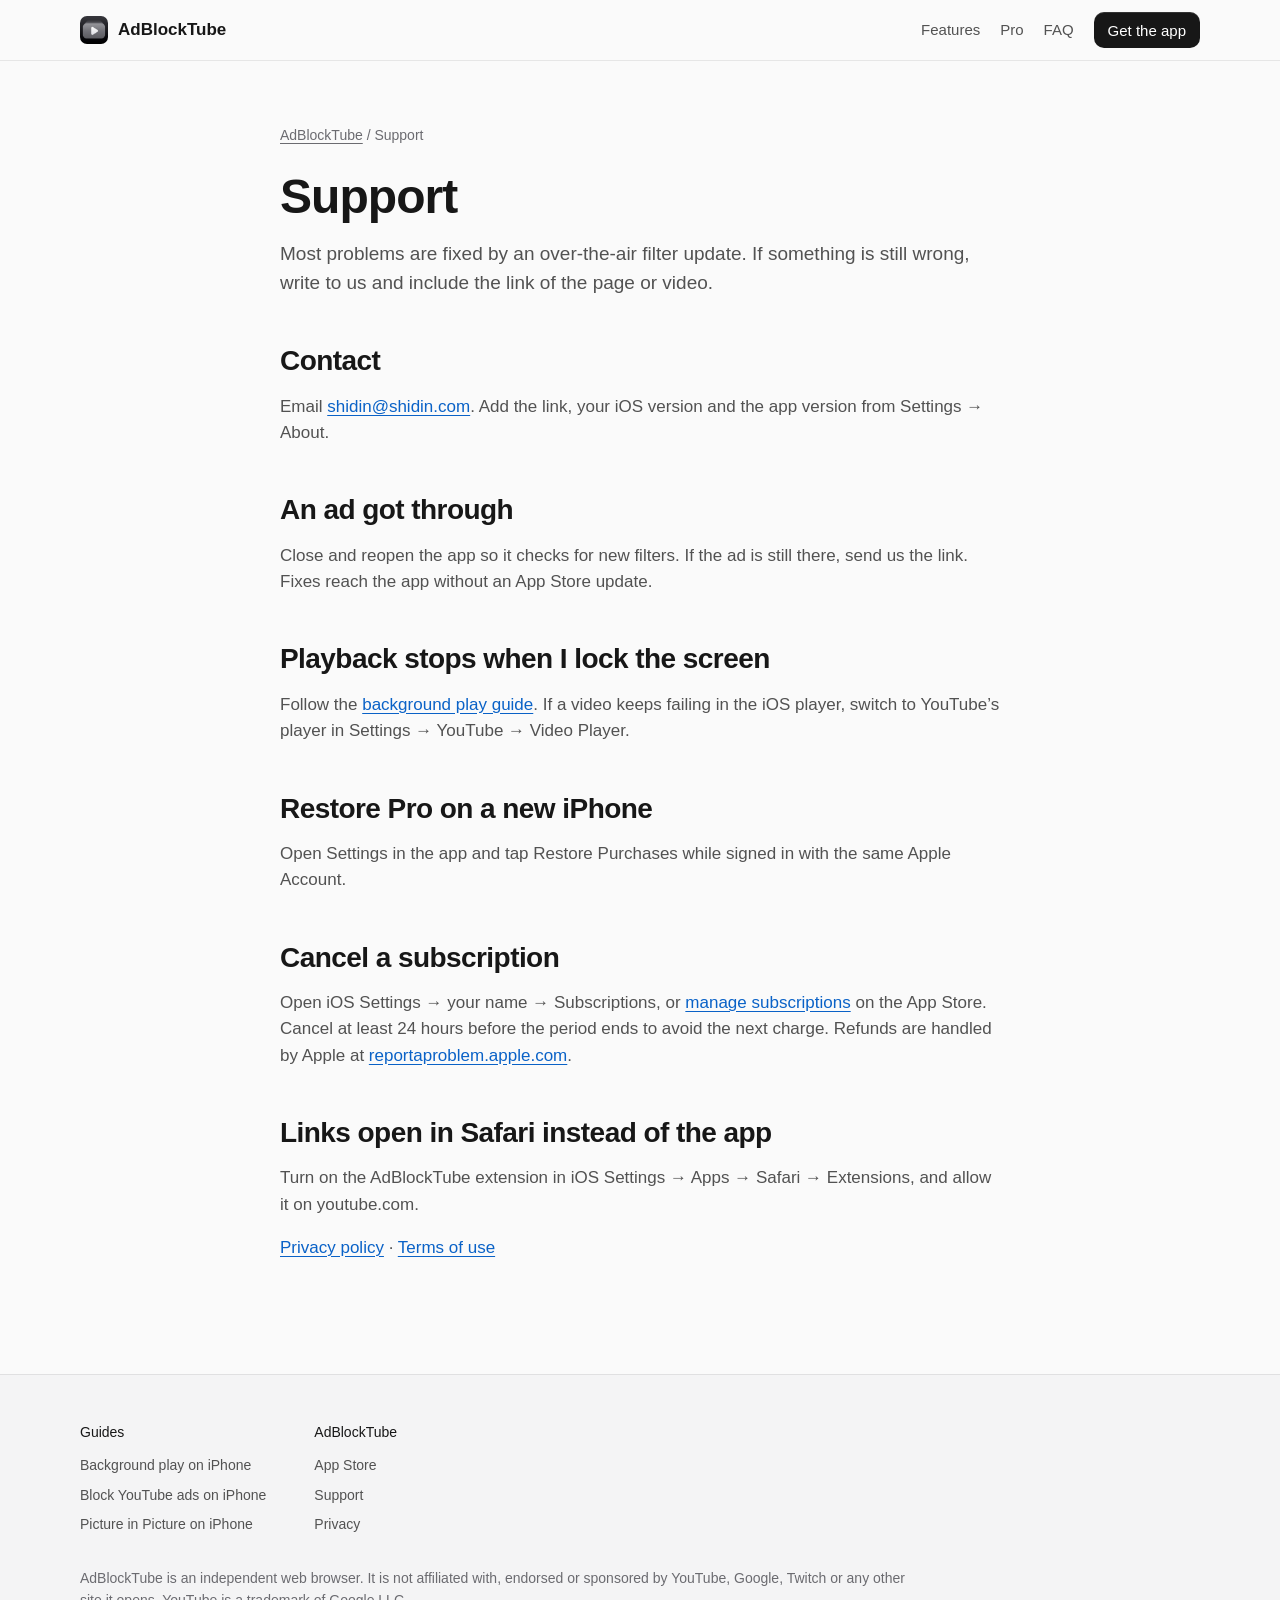
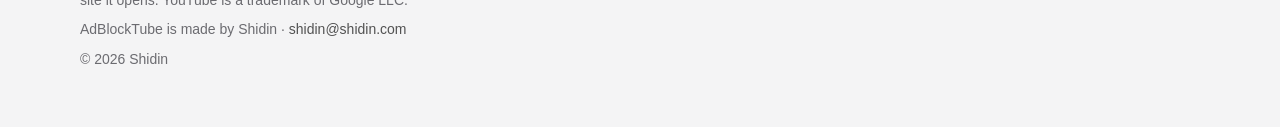
<file: support/index.html>
<!doctype html>
<html lang="en">
<head>
<meta charset="utf-8">
<meta name="viewport" content="width=device-width, initial-scale=1, viewport-fit=cover">
<title>Support: Fix Ads, Playback and Pro · AdBlockTube</title>
<meta name="description" content="Get help with AdBlockTube: ads that get through, background play, restoring Pro, cancelling a subscription and contacting us.">
<link rel="canonical" href="https://adblocktube.com/support/">
<meta name="robots" content="index, follow, max-image-preview:large">
<meta name="theme-color" content="#0f0f10" media="(prefers-color-scheme: dark)">
<meta name="theme-color" content="#fafafa" media="(prefers-color-scheme: light)">
<meta name="apple-itunes-app" content="app-id=6827962789">
<link rel="icon" href="/img/favicon-32.png" sizes="32x32" type="image/png">
<link rel="apple-touch-icon" href="/img/apple-touch-icon.png">
<link rel="manifest" href="/site.webmanifest">
<link rel="stylesheet" href="/styles.css">
<meta property="og:type" content="article">
<meta property="og:site_name" content="AdBlockTube">
<meta property="og:url" content="https://adblocktube.com/support/">
<meta property="og:title" content="Support">
<meta property="og:description" content="Get help with AdBlockTube: ads that get through, background play, restoring Pro, cancelling a subscription and contacting us.">
<meta property="og:image" content="https://adblocktube.com/img/og.jpg">
<meta property="og:image:width" content="1200">
<meta property="og:image:height" content="630">
<meta name="twitter:card" content="summary_large_image">
<script type="application/ld+json">
{
  "@context": "https://schema.org",
  "@graph": [
    {
      "@type": "BreadcrumbList",
      "itemListElement": [
        {
          "@type": "ListItem",
          "position": 1,
          "name": "AdBlockTube",
          "item": "https://adblocktube.com/"
        },
        {
          "@type": "ListItem",
          "position": 2,
          "name": "Support",
          "item": "https://adblocktube.com/support/"
        }
      ]
    }
  ]
}
</script>
</head>
<body>
<a class="skip" href="#main">Skip to content</a>
<header class="site-header">
  <div class="wrap">
    <a class="brand" href="/"><img src="/img/apple-touch-icon.png" alt="" width="28" height="28">AdBlockTube</a>
    <nav class="nav" aria-label="Main">
      <a class="hide-sm" href="/#features">Features</a>
      <a class="hide-sm" href="/#pro">Pro</a>
      <a class="hide-sm" href="/#faq">FAQ</a>
      <a class="btn btn-primary btn-small" href="https://apps.apple.com/app/id6827962789">Get the app</a>
    </nav>
  </div>
</header>

<main id="main" class="article">
  <div class="narrow">
    <nav class="crumbs" aria-label="Breadcrumb"><a href="/">AdBlockTube</a> / Support</nav>
    <h1>Support</h1>
    <p class="lead">Most problems are fixed by an over-the-air filter update. If something is still wrong, write to us and include the link of the page or video.</p>
    
    <h2>Contact</h2>
    <p>Email <a href="mailto:shidin@shidin.com">shidin@shidin.com</a>. Add the link, your iOS version and the app version from Settings → About.</p>

    <h2>An ad got through</h2>
    <p>Close and reopen the app so it checks for new filters. If the ad is still there, send us the link. Fixes reach the app without an App Store update.</p>

    <h2>Playback stops when I lock the screen</h2>
    <p>Follow the <a href="/youtube-background-play-iphone/">background play guide</a>. If a video keeps failing in the iOS player, switch to YouTube’s player in Settings → YouTube → Video Player.</p>

    <h2>Restore Pro on a new iPhone</h2>
    <p>Open Settings in the app and tap Restore Purchases while signed in with the same Apple Account.</p>

    <h2>Cancel a subscription</h2>
    <p>Open iOS Settings → your name → Subscriptions, or <a href="https://apps.apple.com/account/subscriptions" rel="noopener">manage subscriptions</a> on the App Store. Cancel at least 24 hours before the period ends to avoid the next charge. Refunds are handled by Apple at <a href="https://reportaproblem.apple.com/" rel="noopener">reportaproblem.apple.com</a>.</p>

    <h2>Links open in Safari instead of the app</h2>
    <p>Turn on the AdBlockTube extension in iOS Settings → Apps → Safari → Extensions, and allow it on youtube.com.</p>

    <p><a href="/privacy/">Privacy policy</a> · <a href="https://www.apple.com/legal/internet-services/itunes/dev/stdeula/" rel="noopener">Terms of use</a></p>
  </div>
</main>

<footer class="site-footer">
  <div class="wrap">
    <div class="cols">
      <div>
        <h2>Guides</h2>
        <ul>
          <li><a href="/youtube-background-play-iphone/">Background play on iPhone</a></li>
          <li><a href="/block-youtube-ads-iphone/">Block YouTube ads on iPhone</a></li>
          <li><a href="/youtube-picture-in-picture-iphone/">Picture in Picture on iPhone</a></li>
        </ul>
      </div>
      <div>
        <h2>AdBlockTube</h2>
        <ul>
          <li><a href="https://apps.apple.com/app/id6827962789">App Store</a></li>
          <li><a href="/support/">Support</a></li>
          <li><a href="/privacy/">Privacy</a></li>
        </ul>
      </div>
    </div>
    <p>AdBlockTube is an independent web browser. It is not affiliated with, endorsed or sponsored by YouTube, Google, Twitch or any other site it opens. YouTube is a trademark of Google LLC.</p>
    <p>AdBlockTube is made by Shidin · <a href="mailto:shidin@shidin.com">shidin@shidin.com</a></p>
    <p>© 2026 Shidin</p>
  </div>
</footer>
</body>
</html>
</file>
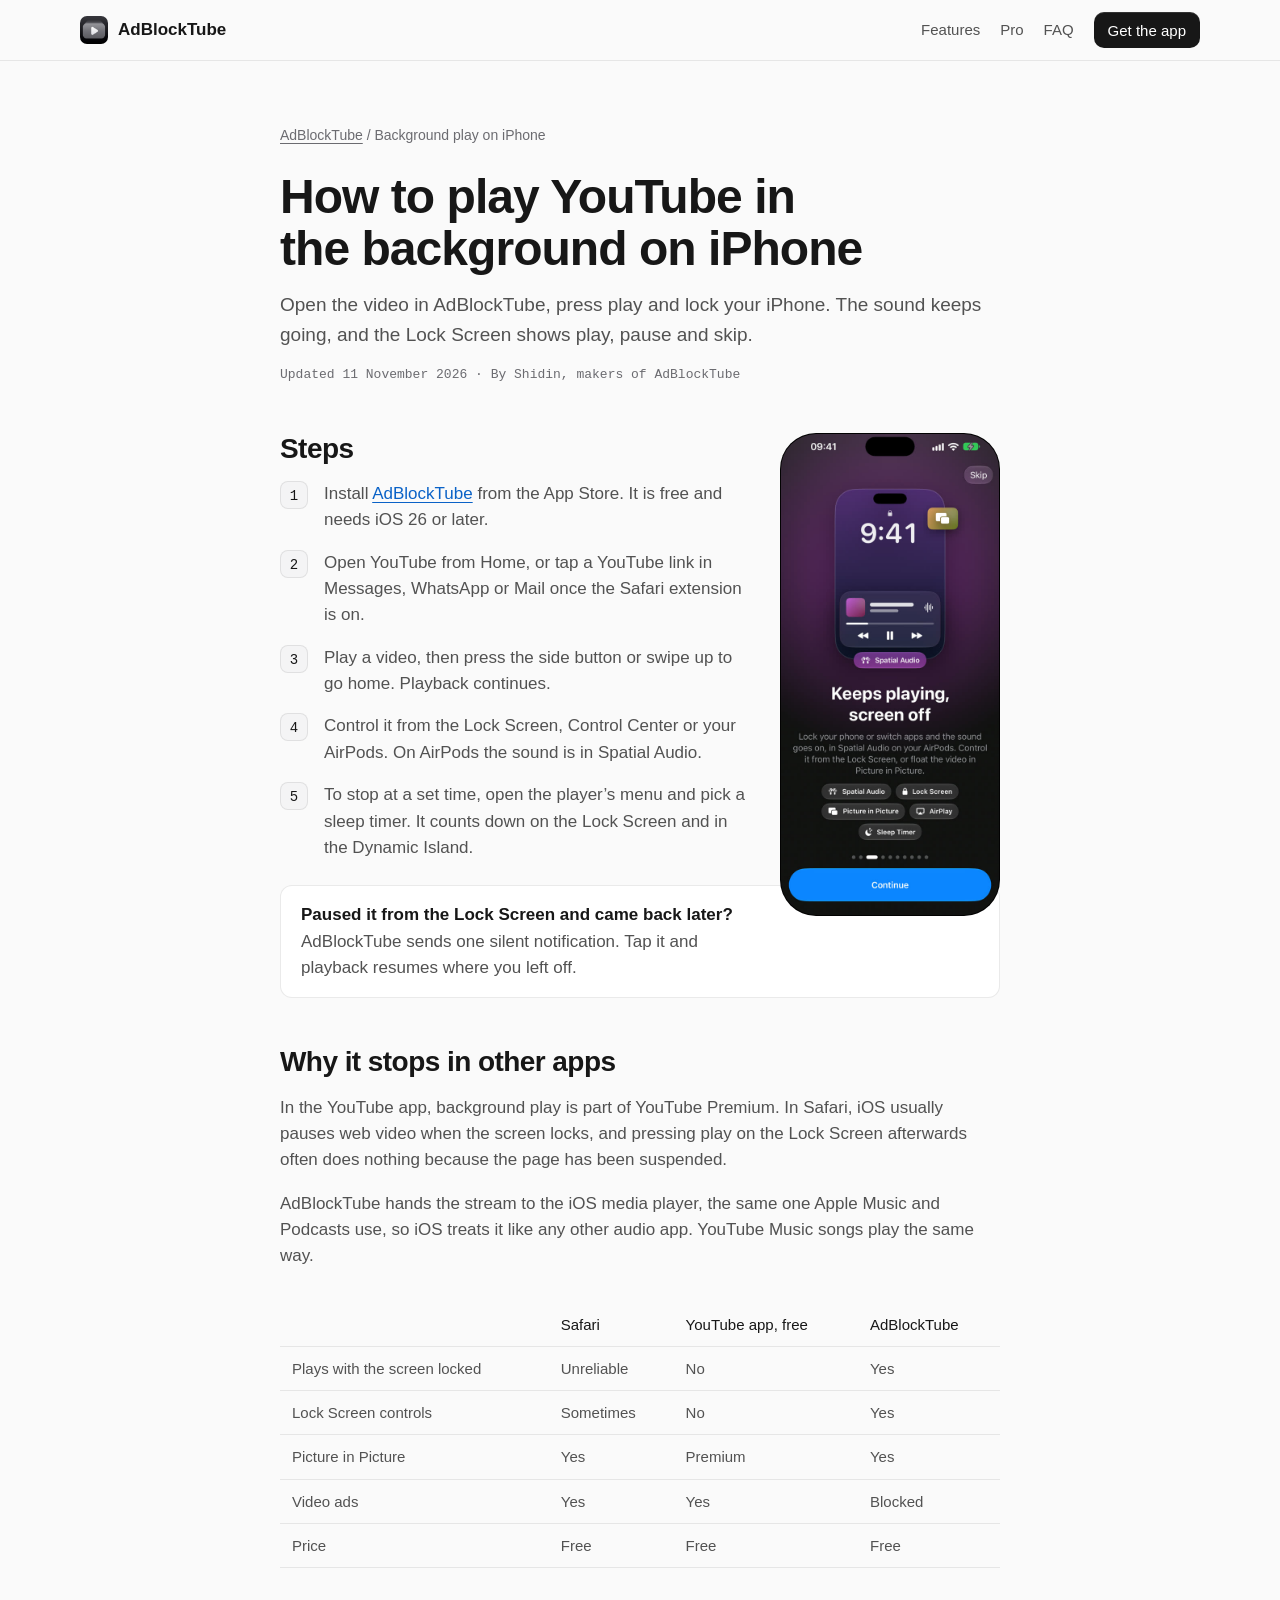
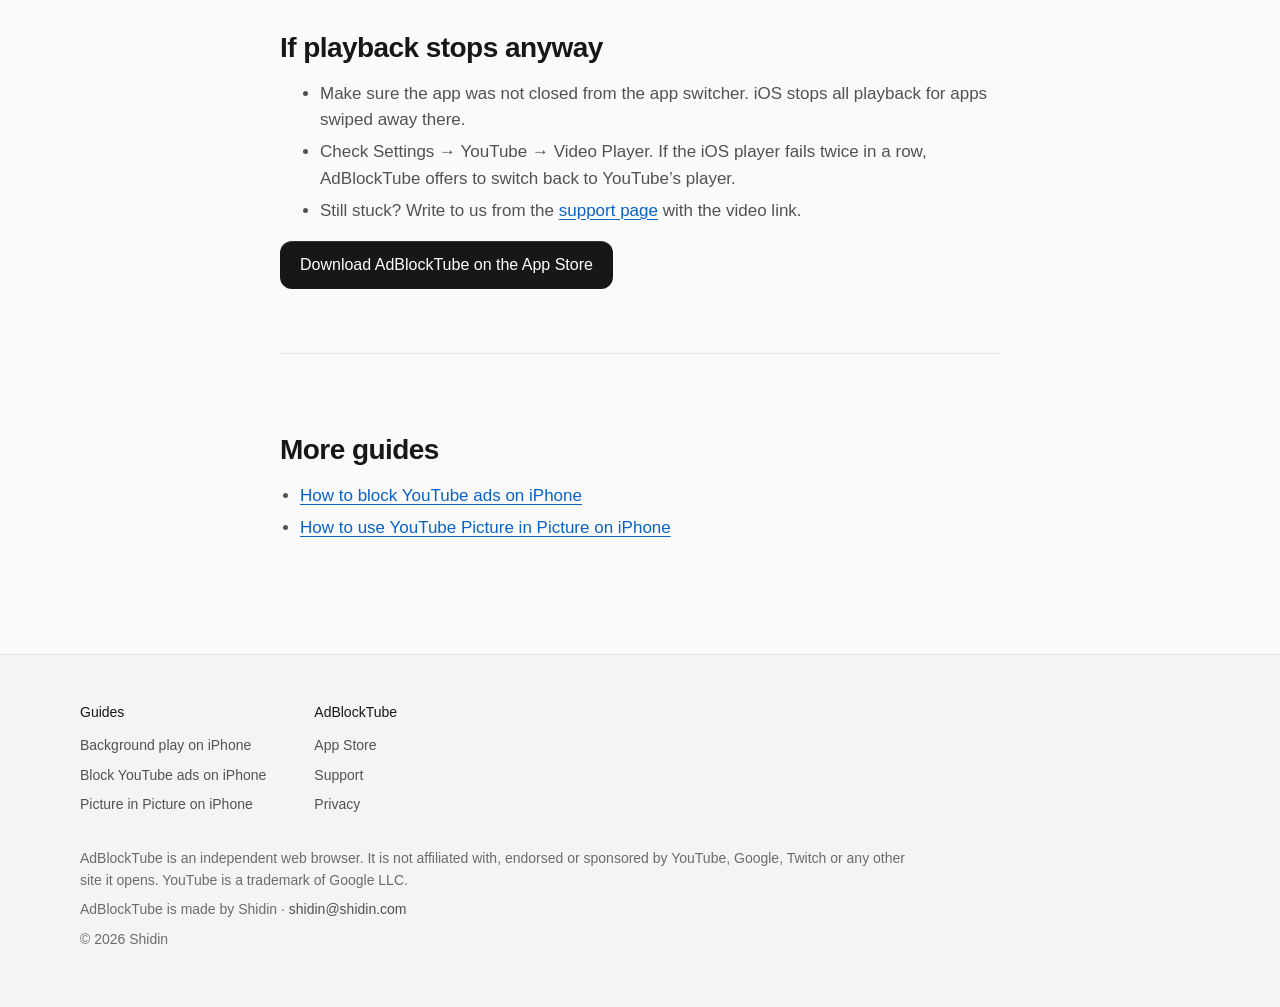
<file: youtube-background-play-iphone/index.html>
<!doctype html>
<html lang="en">
<head>
<meta charset="utf-8">
<meta name="viewport" content="width=device-width, initial-scale=1, viewport-fit=cover">
<title>How to Play YouTube in the Background on iPhone (iOS 26)</title>
<meta name="description" content="Keep YouTube playing on iPhone with the screen locked or in another app, without Premium. Steps, plus what Safari and the YouTube app allow.">
<link rel="canonical" href="https://adblocktube.com/youtube-background-play-iphone/">
<meta name="robots" content="index, follow, max-image-preview:large">
<meta name="theme-color" content="#0f0f10" media="(prefers-color-scheme: dark)">
<meta name="theme-color" content="#fafafa" media="(prefers-color-scheme: light)">
<meta name="apple-itunes-app" content="app-id=6827962789">
<link rel="icon" href="/img/favicon-32.png" sizes="32x32" type="image/png">
<link rel="apple-touch-icon" href="/img/apple-touch-icon.png">
<link rel="manifest" href="/site.webmanifest">
<link rel="stylesheet" href="/styles.css">
<meta property="og:type" content="article">
<meta property="og:site_name" content="AdBlockTube">
<meta property="og:url" content="https://adblocktube.com/youtube-background-play-iphone/">
<meta property="og:title" content="How to play YouTube in the background on iPhone">
<meta property="og:description" content="Keep YouTube playing on iPhone with the screen locked or in another app, without Premium. Steps, plus what Safari and the YouTube app allow.">
<meta property="og:image" content="https://adblocktube.com/img/og.jpg">
<meta property="og:image:width" content="1200">
<meta property="og:image:height" content="630">
<meta name="twitter:card" content="summary_large_image">
<script type="application/ld+json">
{
  "@context": "https://schema.org",
  "@graph": [
    {
      "@type": "TechArticle",
      "headline": "How to play YouTube in the background on iPhone",
      "description": "Keep YouTube playing on iPhone with the screen locked or in another app, without Premium. Steps, plus what Safari and the YouTube app allow.",
      "url": "https://adblocktube.com/youtube-background-play-iphone/",
      "inLanguage": "en",
      "datePublished": "2026-11-11",
      "dateModified": "2026-11-11",
      "image": "https://adblocktube.com/img/og.jpg",
      "author": {
        "@id": "https://adblocktube.com/#org",
        "@type": "Organization",
        "name": "Shidin",
        "url": "https://shidin.com/",
        "email": "shidin@shidin.com"
      },
      "publisher": {
        "@id": "https://adblocktube.com/#org"
      },
      "about": {
        "@id": "https://adblocktube.com/#app"
      },
      "mainEntityOfPage": "https://adblocktube.com/youtube-background-play-iphone/"
    },
    {
      "@type": "BreadcrumbList",
      "itemListElement": [
        {
          "@type": "ListItem",
          "position": 1,
          "name": "AdBlockTube",
          "item": "https://adblocktube.com/"
        },
        {
          "@type": "ListItem",
          "position": 2,
          "name": "Background play on iPhone",
          "item": "https://adblocktube.com/youtube-background-play-iphone/"
        }
      ]
    }
  ]
}
</script>
</head>
<body>
<a class="skip" href="#main">Skip to content</a>
<header class="site-header">
  <div class="wrap">
    <a class="brand" href="/"><img src="/img/apple-touch-icon.png" alt="" width="28" height="28">AdBlockTube</a>
    <nav class="nav" aria-label="Main">
      <a class="hide-sm" href="/#features">Features</a>
      <a class="hide-sm" href="/#pro">Pro</a>
      <a class="hide-sm" href="/#faq">FAQ</a>
      <a class="btn btn-primary btn-small" href="https://apps.apple.com/app/id6827962789">Get the app</a>
    </nav>
  </div>
</header>

<main id="main" class="article">
  <div class="narrow">
    <nav class="crumbs" aria-label="Breadcrumb"><a href="/">AdBlockTube</a> / Background play on iPhone</nav>
    <h1>How to play YouTube in the background on iPhone</h1>
    <p class="lead">Open the video in AdBlockTube, press play and lock your iPhone. The sound keeps going, and the Lock Screen shows play, pause and skip.</p>
    <p class="byline">Updated 11 November 2026 · By Shidin, makers of AdBlockTube</p>
    <figure class="figure shot"><img src="/img/screen-02.jpg" alt="Lock Screen with the now-playing card and Spatial Audio, while the screen is off" width="540" height="1192" fetchpriority="high"></figure>
    <h2>Steps</h2>
    <ol class="steps">
      <li>Install <a href="https://apps.apple.com/app/id6827962789">AdBlockTube</a> from the App Store. It is free and needs iOS 26 or later.</li>
      <li>Open YouTube from Home, or tap a YouTube link in Messages, WhatsApp or Mail once the Safari extension is on.</li>
      <li>Play a video, then press the side button or swipe up to go home. Playback continues.</li>
      <li>Control it from the Lock Screen, Control Center or your AirPods. On AirPods the sound is in Spatial Audio.</li>
      <li>To stop at a set time, open the player’s menu and pick a sleep timer. It counts down on the Lock Screen and in the Dynamic Island.</li>
    </ol>
    <div class="note"><p><strong>Paused it from the Lock Screen and came back later?</strong> AdBlockTube sends one silent notification. Tap it and playback resumes where you left off.</p></div>

    <h2>Why it stops in other apps</h2>
    <p>In the YouTube app, background play is part of YouTube Premium. In Safari, iOS usually pauses web video when the screen locks, and pressing play on the Lock Screen afterwards often does nothing because the page has been suspended.</p>
    <p>AdBlockTube hands the stream to the iOS media player, the same one Apple Music and Podcasts use, so iOS treats it like any other audio app. YouTube Music songs play the same way.</p>

    <div class="table-scroll">
    <table>
      <thead><tr><th></th><th>Safari</th><th>YouTube app, free</th><th>AdBlockTube</th></tr></thead>
      <tbody>
        <tr><td>Plays with the screen locked</td><td>Unreliable</td><td>No</td><td>Yes</td></tr>
        <tr><td>Lock Screen controls</td><td>Sometimes</td><td>No</td><td>Yes</td></tr>
        <tr><td>Picture in Picture</td><td>Yes</td><td>Premium</td><td>Yes</td></tr>
        <tr><td>Video ads</td><td>Yes</td><td>Yes</td><td>Blocked</td></tr>
        <tr><td>Price</td><td>Free</td><td>Free</td><td>Free</td></tr>
      </tbody>
    </table>
    </div>

    <h2>If playback stops anyway</h2>
    <ul>
      <li>Make sure the app was not closed from the app switcher. iOS stops all playback for apps swiped away there.</li>
      <li>Check Settings → YouTube → Video Player. If the iOS player fails twice in a row, AdBlockTube offers to switch back to YouTube’s player.</li>
      <li>Still stuck? Write to us from the <a href="/support/">support page</a> with the video link.</li>
    </ul>
    <p><a class="btn btn-primary" href="https://apps.apple.com/app/id6827962789">Download AdBlockTube on the App Store</a></p>
    <div class="related">
      <h2>More guides</h2>
      <ul>
        <li><a href="/block-youtube-ads-iphone/">How to block YouTube ads on iPhone</a></li>
        <li><a href="/youtube-picture-in-picture-iphone/">How to use YouTube Picture in Picture on iPhone</a></li>
      </ul>
    </div>
  </div>
</main>

<footer class="site-footer">
  <div class="wrap">
    <div class="cols">
      <div>
        <h2>Guides</h2>
        <ul>
          <li><a href="/youtube-background-play-iphone/">Background play on iPhone</a></li>
          <li><a href="/block-youtube-ads-iphone/">Block YouTube ads on iPhone</a></li>
          <li><a href="/youtube-picture-in-picture-iphone/">Picture in Picture on iPhone</a></li>
        </ul>
      </div>
      <div>
        <h2>AdBlockTube</h2>
        <ul>
          <li><a href="https://apps.apple.com/app/id6827962789">App Store</a></li>
          <li><a href="/support/">Support</a></li>
          <li><a href="/privacy/">Privacy</a></li>
        </ul>
      </div>
    </div>
    <p>AdBlockTube is an independent web browser. It is not affiliated with, endorsed or sponsored by YouTube, Google, Twitch or any other site it opens. YouTube is a trademark of Google LLC.</p>
    <p>AdBlockTube is made by Shidin · <a href="mailto:shidin@shidin.com">shidin@shidin.com</a></p>
    <p>© 2026 Shidin</p>
  </div>
</footer>
</body>
</html>
</file>
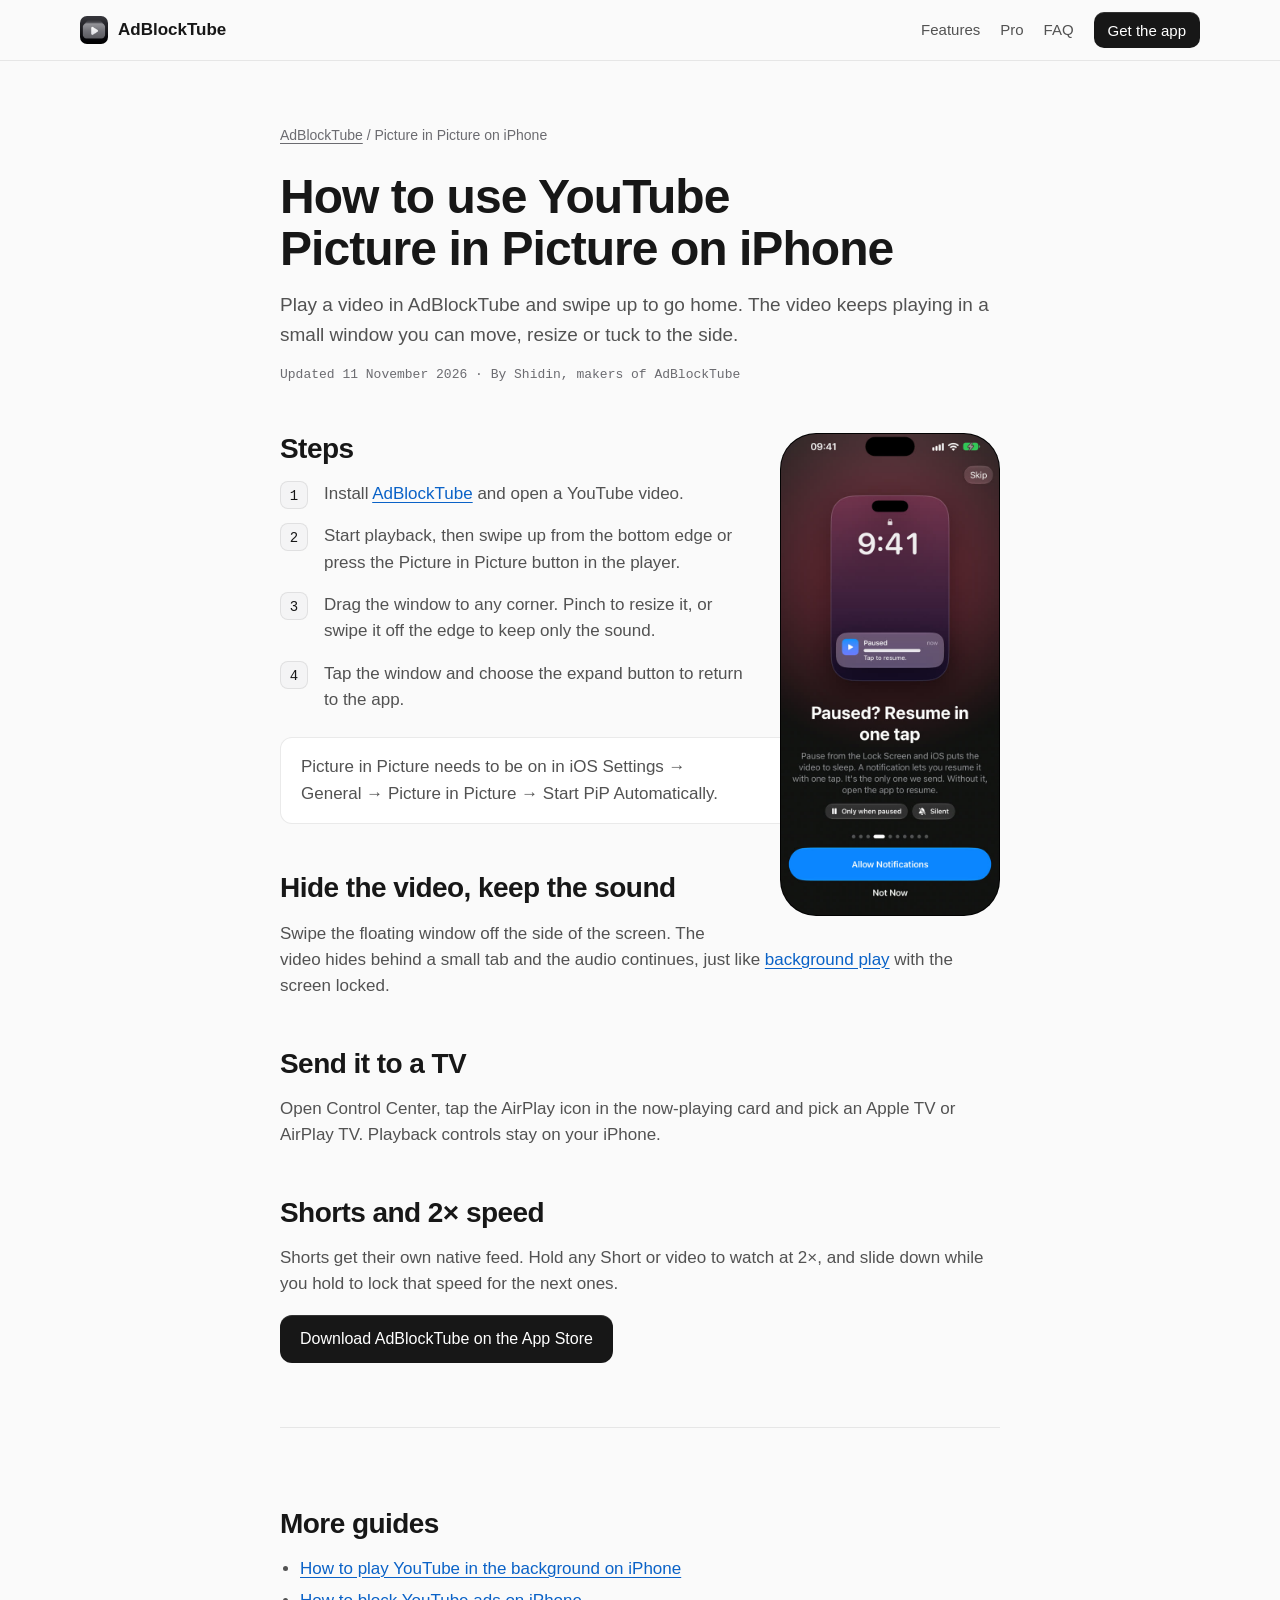
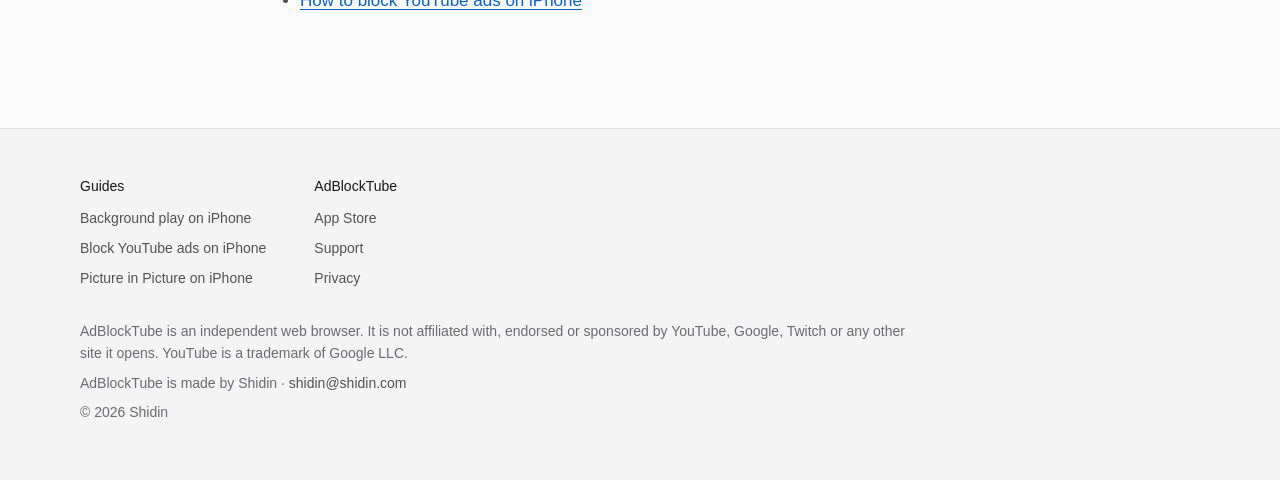
<file: youtube-picture-in-picture-iphone/index.html>
<!doctype html>
<html lang="en">
<head>
<meta charset="utf-8">
<meta name="viewport" content="width=device-width, initial-scale=1, viewport-fit=cover">
<title>How to Use YouTube Picture in Picture on iPhone</title>
<meta name="description" content="Watch YouTube in a floating window on iPhone while you use other apps, without Premium. Picture in Picture steps, plus AirPlay to a TV.">
<link rel="canonical" href="https://adblocktube.com/youtube-picture-in-picture-iphone/">
<meta name="robots" content="index, follow, max-image-preview:large">
<meta name="theme-color" content="#0f0f10" media="(prefers-color-scheme: dark)">
<meta name="theme-color" content="#fafafa" media="(prefers-color-scheme: light)">
<meta name="apple-itunes-app" content="app-id=6827962789">
<link rel="icon" href="/img/favicon-32.png" sizes="32x32" type="image/png">
<link rel="apple-touch-icon" href="/img/apple-touch-icon.png">
<link rel="manifest" href="/site.webmanifest">
<link rel="stylesheet" href="/styles.css">
<meta property="og:type" content="article">
<meta property="og:site_name" content="AdBlockTube">
<meta property="og:url" content="https://adblocktube.com/youtube-picture-in-picture-iphone/">
<meta property="og:title" content="How to use YouTube Picture in Picture on iPhone">
<meta property="og:description" content="Watch YouTube in a floating window on iPhone while you use other apps, without Premium. Picture in Picture steps, plus AirPlay to a TV.">
<meta property="og:image" content="https://adblocktube.com/img/og.jpg">
<meta property="og:image:width" content="1200">
<meta property="og:image:height" content="630">
<meta name="twitter:card" content="summary_large_image">
<script type="application/ld+json">
{
  "@context": "https://schema.org",
  "@graph": [
    {
      "@type": "TechArticle",
      "headline": "How to use YouTube Picture in Picture on iPhone",
      "description": "Watch YouTube in a floating window on iPhone while you use other apps, without Premium. Picture in Picture steps, plus AirPlay to a TV.",
      "url": "https://adblocktube.com/youtube-picture-in-picture-iphone/",
      "inLanguage": "en",
      "datePublished": "2026-11-11",
      "dateModified": "2026-11-11",
      "image": "https://adblocktube.com/img/og.jpg",
      "author": {
        "@id": "https://adblocktube.com/#org",
        "@type": "Organization",
        "name": "Shidin",
        "url": "https://shidin.com/",
        "email": "shidin@shidin.com"
      },
      "publisher": {
        "@id": "https://adblocktube.com/#org"
      },
      "about": {
        "@id": "https://adblocktube.com/#app"
      },
      "mainEntityOfPage": "https://adblocktube.com/youtube-picture-in-picture-iphone/"
    },
    {
      "@type": "BreadcrumbList",
      "itemListElement": [
        {
          "@type": "ListItem",
          "position": 1,
          "name": "AdBlockTube",
          "item": "https://adblocktube.com/"
        },
        {
          "@type": "ListItem",
          "position": 2,
          "name": "Picture in Picture on iPhone",
          "item": "https://adblocktube.com/youtube-picture-in-picture-iphone/"
        }
      ]
    }
  ]
}
</script>
</head>
<body>
<a class="skip" href="#main">Skip to content</a>
<header class="site-header">
  <div class="wrap">
    <a class="brand" href="/"><img src="/img/apple-touch-icon.png" alt="" width="28" height="28">AdBlockTube</a>
    <nav class="nav" aria-label="Main">
      <a class="hide-sm" href="/#features">Features</a>
      <a class="hide-sm" href="/#pro">Pro</a>
      <a class="hide-sm" href="/#faq">FAQ</a>
      <a class="btn btn-primary btn-small" href="https://apps.apple.com/app/id6827962789">Get the app</a>
    </nav>
  </div>
</header>

<main id="main" class="article">
  <div class="narrow">
    <nav class="crumbs" aria-label="Breadcrumb"><a href="/">AdBlockTube</a> / Picture in Picture on iPhone</nav>
    <h1>How to use YouTube Picture in Picture on iPhone</h1>
    <p class="lead">Play a video in AdBlockTube and swipe up to go home. The video keeps playing in a small window you can move, resize or tuck to the side.</p>
    <p class="byline">Updated 11 November 2026 · By Shidin, makers of AdBlockTube</p>
    <figure class="figure shot"><img src="/img/screen-08.jpg" alt="AdBlockTube on iPhone: resume a paused video in one tap" width="540" height="1192" fetchpriority="high"></figure>
    <h2>Steps</h2>
    <ol class="steps">
      <li>Install <a href="https://apps.apple.com/app/id6827962789">AdBlockTube</a> and open a YouTube video.</li>
      <li>Start playback, then swipe up from the bottom edge or press the Picture in Picture button in the player.</li>
      <li>Drag the window to any corner. Pinch to resize it, or swipe it off the edge to keep only the sound.</li>
      <li>Tap the window and choose the expand button to return to the app.</li>
    </ol>
    <div class="note"><p>Picture in Picture needs to be on in iOS Settings → General → Picture in Picture → Start PiP Automatically.</p></div>

    <h2>Hide the video, keep the sound</h2>
    <p>Swipe the floating window off the side of the screen. The video hides behind a small tab and the audio continues, just like <a href="/youtube-background-play-iphone/">background play</a> with the screen locked.</p>

    <h2>Send it to a TV</h2>
    <p>Open Control Center, tap the AirPlay icon in the now-playing card and pick an Apple TV or AirPlay TV. Playback controls stay on your iPhone.</p>

    <h2>Shorts and 2× speed</h2>
    <p>Shorts get their own native feed. Hold any Short or video to watch at 2×, and slide down while you hold to lock that speed for the next ones.</p>
    <p><a class="btn btn-primary" href="https://apps.apple.com/app/id6827962789">Download AdBlockTube on the App Store</a></p>
    <div class="related">
      <h2>More guides</h2>
      <ul>
        <li><a href="/youtube-background-play-iphone/">How to play YouTube in the background on iPhone</a></li>
        <li><a href="/block-youtube-ads-iphone/">How to block YouTube ads on iPhone</a></li>
      </ul>
    </div>
  </div>
</main>

<footer class="site-footer">
  <div class="wrap">
    <div class="cols">
      <div>
        <h2>Guides</h2>
        <ul>
          <li><a href="/youtube-background-play-iphone/">Background play on iPhone</a></li>
          <li><a href="/block-youtube-ads-iphone/">Block YouTube ads on iPhone</a></li>
          <li><a href="/youtube-picture-in-picture-iphone/">Picture in Picture on iPhone</a></li>
        </ul>
      </div>
      <div>
        <h2>AdBlockTube</h2>
        <ul>
          <li><a href="https://apps.apple.com/app/id6827962789">App Store</a></li>
          <li><a href="/support/">Support</a></li>
          <li><a href="/privacy/">Privacy</a></li>
        </ul>
      </div>
    </div>
    <p>AdBlockTube is an independent web browser. It is not affiliated with, endorsed or sponsored by YouTube, Google, Twitch or any other site it opens. YouTube is a trademark of Google LLC.</p>
    <p>AdBlockTube is made by Shidin · <a href="mailto:shidin@shidin.com">shidin@shidin.com</a></p>
    <p>© 2026 Shidin</p>
  </div>
</footer>
</body>
</html>
</file>
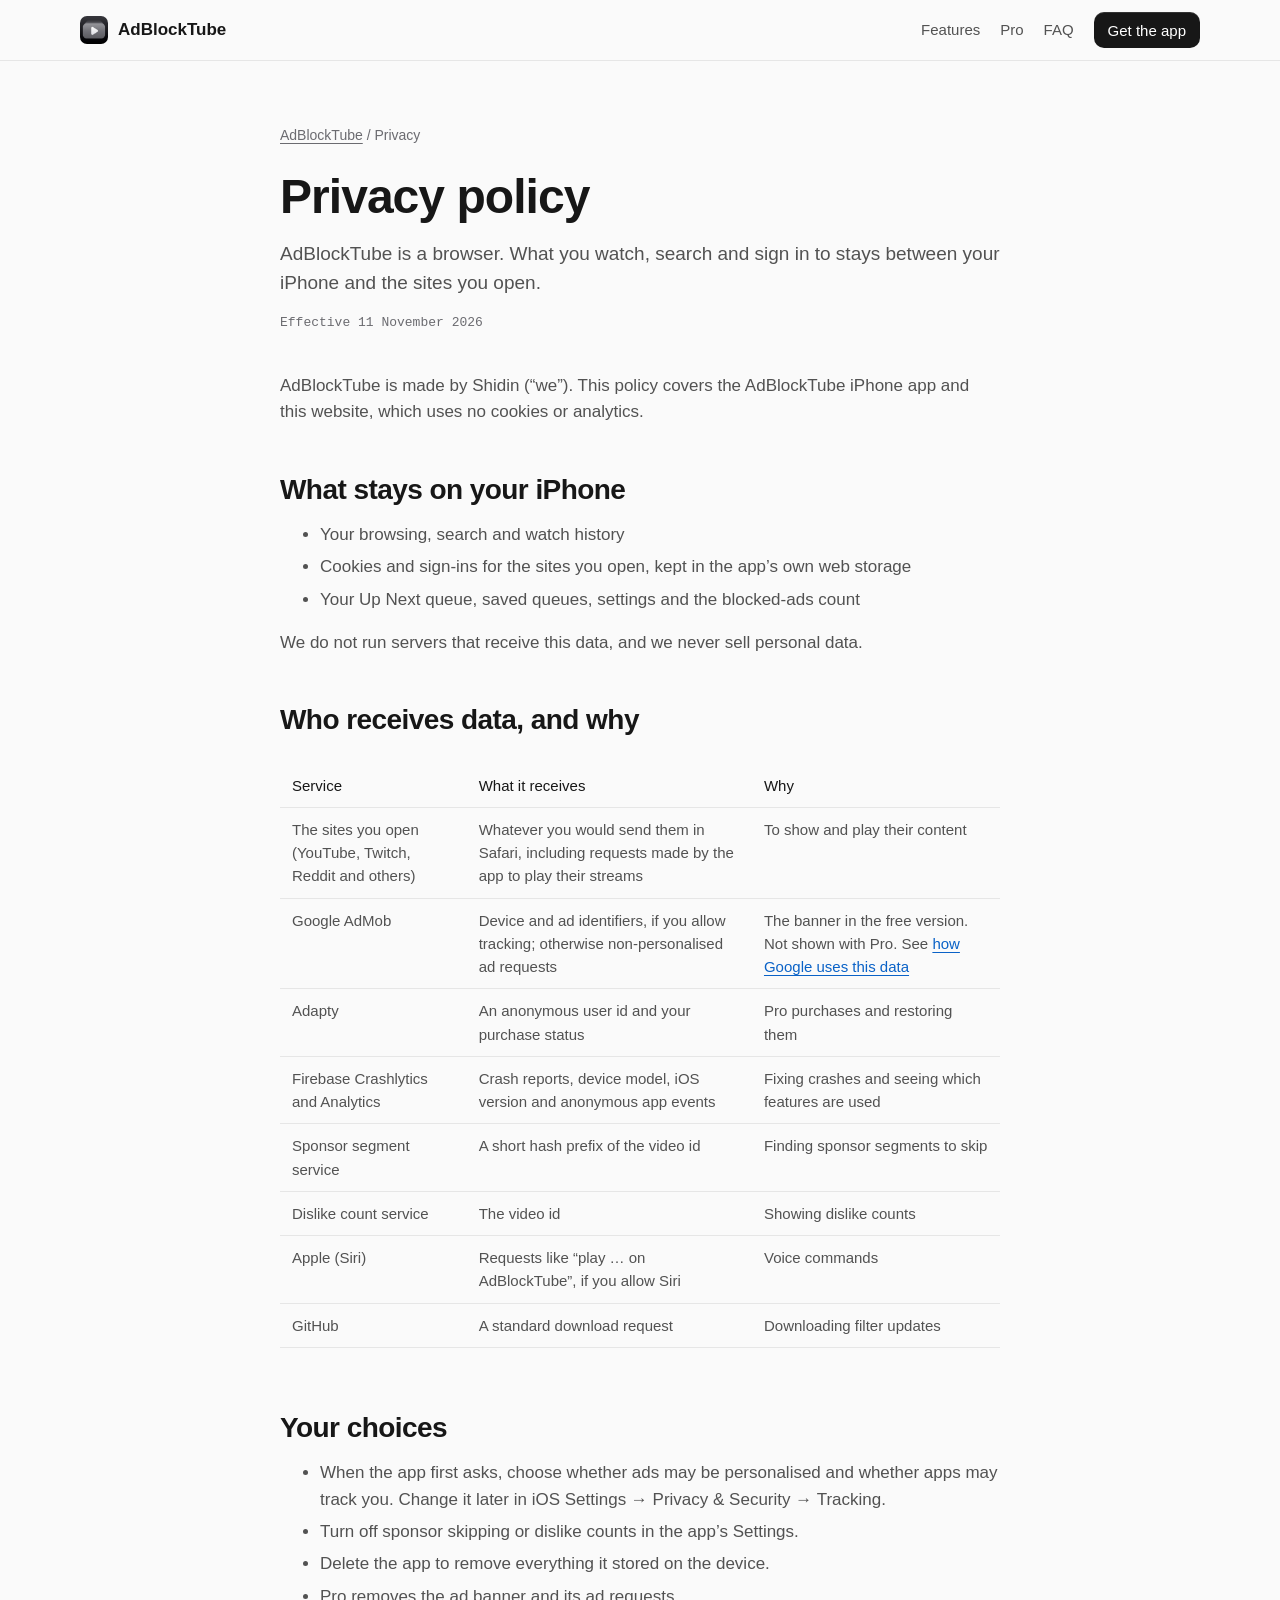
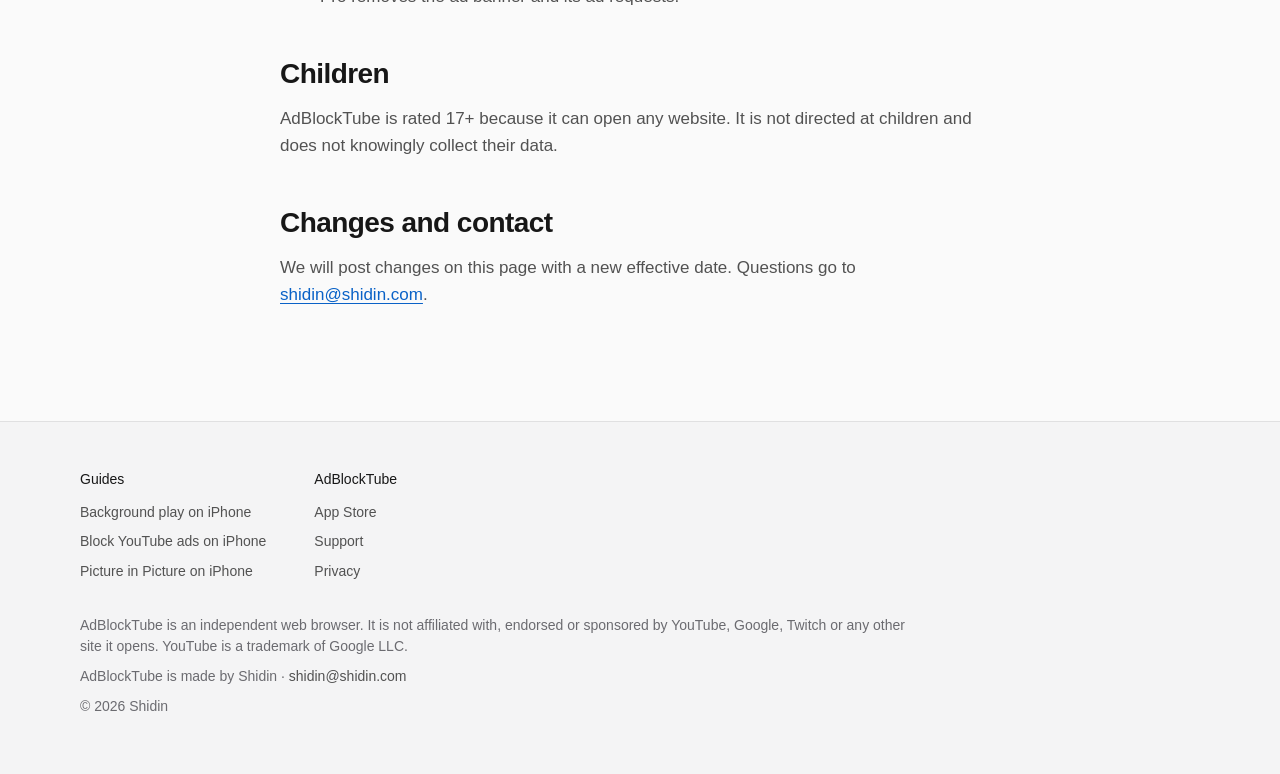
<file: privacy.html>
<!doctype html><html lang="en"><head><meta charset="utf-8"><title>Moved</title><link rel="canonical" href="https://adblocktube.com/privacy/"><meta name="robots" content="noindex"><meta http-equiv="refresh" content="0; url=/privacy/"></head><body><a href="/privacy/">Continue</a></body></html>
</file>
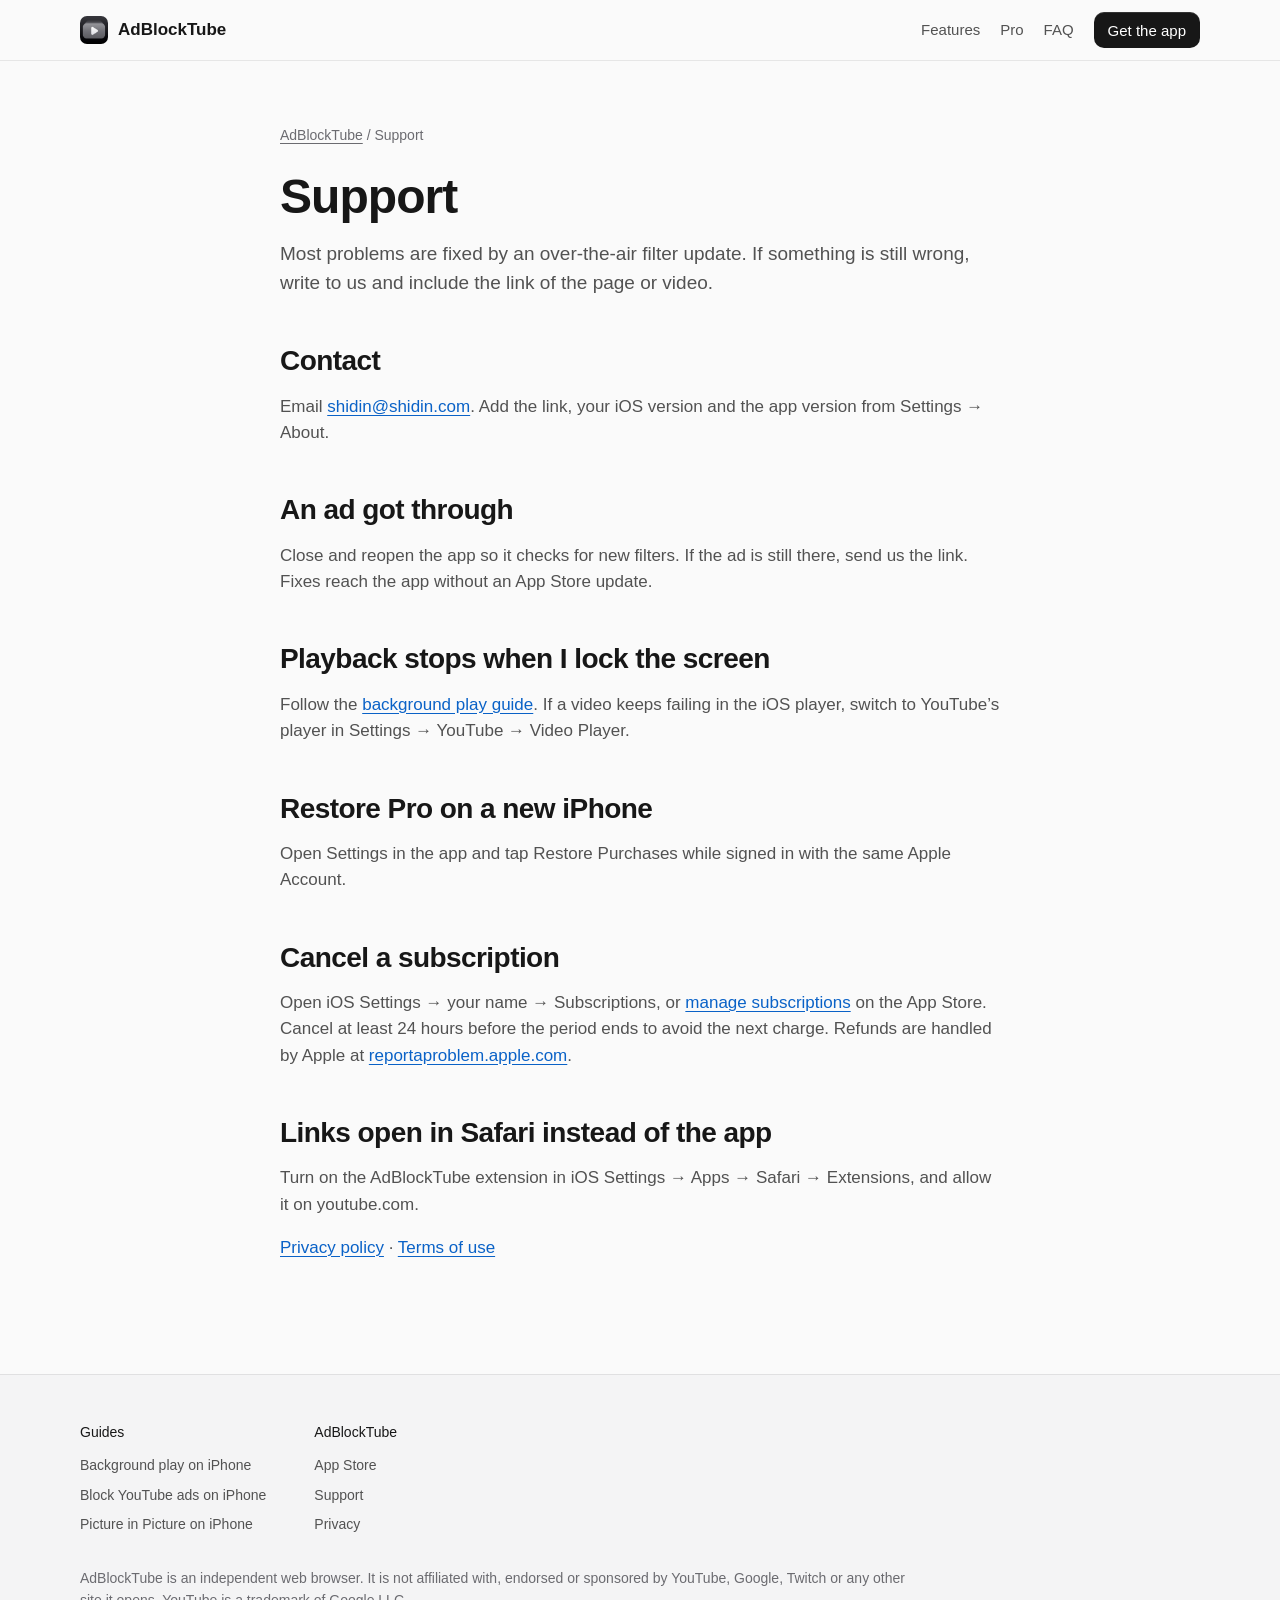
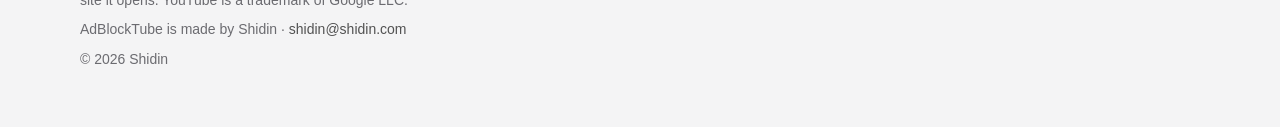
<file: support.html>
<!doctype html><html lang="en"><head><meta charset="utf-8"><title>Moved</title><link rel="canonical" href="https://adblocktube.com/support/"><meta name="robots" content="noindex"><meta http-equiv="refresh" content="0; url=/support/"></head><body><a href="/support/">Continue</a></body></html>
</file>
<file: styles.css>
/* AdBlockTube site. Graphite ramp, one accent (iOS blue from the app's Continue button).
   Dark by default like the app; light follows the system. */
:root {
  color-scheme: dark light;
  --bg-deep: #0f0f10;
  --bg: #141415;
  --card: #19191b;
  --raised: #232325;
  --text: #ededed;
  --text-2: #a1a1a6;
  --text-3: #8b8b91;
  --line: rgb(237 237 237 / 0.08);
  --accent: #0a84ff;
  --accent-ink: #4aa3ff;
  --ok: #4cc38a;
  --btn-bg: #ededed;
  --btn-text: #141415;
  --shadow: 0 24px 64px rgb(0 0 0 / 0.5);
  --radius: 16px;
  --ease: cubic-bezier(0.2, 0, 0, 1);
  --font: -apple-system, BlinkMacSystemFont, "SF Pro Text", "Segoe UI", Roboto, "Helvetica Neue", Arial, sans-serif;
  --display: -apple-system, BlinkMacSystemFont, "SF Pro Display", "Segoe UI", Roboto, "Helvetica Neue", Arial, sans-serif;
  --mono: ui-monospace, "SF Mono", Menlo, Consolas, monospace;
}
@media (prefers-color-scheme: light) {
  :root:not([data-theme="dark"]) {
    --bg-deep: #f4f4f5;
    --bg: #fafafa;
    --card: #ffffff;
    --raised: #f4f4f5;
    --text: #171717;
    --text-2: #525252;
    --text-3: #6b6b70;
    --line: rgb(23 23 23 / 0.09);
    --accent: #0a6fe0;
    --accent-ink: #0a62c7;
    --ok: #16a34a;
    --btn-bg: #171717;
    --btn-text: #ffffff;
    --shadow: 0 16px 40px rgb(0 0 0 / 0.14);
  }
}

*, *::before, *::after { box-sizing: border-box; }
html { -webkit-text-size-adjust: 100%; text-size-adjust: 100%; }
body {
  margin: 0;
  background: var(--bg);
  color: var(--text);
  font: 400 17px/1.55 var(--font);
  -webkit-font-smoothing: antialiased;
}
img { max-width: 100%; height: auto; display: block; }
a { color: var(--accent-ink); text-underline-offset: 3px; }
a:hover { text-decoration-thickness: 2px; }
:focus-visible { outline: 2px solid var(--accent); outline-offset: 3px; border-radius: 6px; }
.skip { position: absolute; left: -9999px; }
.skip:focus { left: 16px; top: 12px; z-index: 10; background: var(--card); padding: 8px 12px; }

.wrap { width: min(1120px, 100% - 32px); margin-inline: auto; }
.narrow { width: min(720px, 100% - 32px); margin-inline: auto; }

/* Header */
.site-header { border-bottom: 1px solid var(--line); background: var(--bg); position: sticky; top: 0; z-index: 5; }
.site-header .wrap { display: flex; align-items: center; gap: 24px; height: 60px; }
.brand { display: flex; align-items: center; gap: 10px; color: var(--text); text-decoration: none; font-weight: 600; font-size: 17px; }
.brand img { width: 28px; height: 28px; border-radius: 7px; }
.nav { display: flex; gap: 20px; margin-left: auto; align-items: center; }
.nav a { color: var(--text-2); text-decoration: none; font-size: 15px; transition: color 0.15s var(--ease); }
.nav a:hover { color: var(--text); }
.nav a.btn-primary, .nav a.btn-primary:hover { color: var(--btn-text); }
@media (max-width: 640px) { .nav a.hide-sm { display: none; } }

/* Buttons */
.btn {
  display: inline-flex; align-items: center; gap: 10px; height: 48px; padding: 0 20px;
  border-radius: 12px; font: 500 16px/1 var(--font); text-decoration: none; white-space: nowrap;
  transition: background-color 0.15s var(--ease), transform 0.1s var(--ease);
}
.btn:active { transform: scale(0.98); }
.btn-primary { background: var(--btn-bg); color: var(--btn-text); box-shadow: inset 0 1px 0 rgb(255 255 255 / 0.12); }
.btn-primary:hover { background: color-mix(in srgb, var(--btn-bg) 88%, var(--bg)); }
.btn-primary svg { width: 18px; height: 18px; }
.btn-small { height: 36px; padding: 0 14px; font-size: 14px; border-radius: 10px; }
.btn-quiet { color: var(--text); background: var(--raised); border: 1px solid var(--line); }

/* Hero */
.hero { padding: 64px 0; overflow: hidden; border-bottom: 1px solid var(--line); background: var(--bg-deep); }
.hero .wrap { display: grid; grid-template-columns: 1.05fr 1fr; gap: 48px; align-items: center; }
.hero h1 { font: 600 clamp(40px, 6vw, 64px)/1.04 var(--display); letter-spacing: -0.025em; margin: 0 0 20px; text-wrap: balance; }
.hero .lead { font-size: 19px; color: var(--text-2); margin: 0 0 32px; max-width: 34em; }
.hero .actions { display: flex; flex-wrap: wrap; gap: 16px; align-items: center; margin-bottom: 20px; }
.hero .meta { font: 13px/1.5 var(--mono); color: var(--text-3); margin: 0; }
.hero-visual { position: relative; display: flex; justify-content: center; }
.device {
  width: min(320px, 78vw); border-radius: 44px; overflow: hidden; box-shadow: var(--shadow);
  border: 1px solid var(--line); background: #000;
}
.device img { width: 100%; aspect-ratio: 540 / 1192; }
@media (max-width: 880px) {
  .hero { padding-top: 48px; }
  .hero .wrap { grid-template-columns: 1fr; gap: 32px; }
  .hero .meta { margin-bottom: 0; }
}

/* Signature: the "blocked" chip from the app */
.chips { display: flex; flex-wrap: wrap; gap: 8px; list-style: none; padding: 0; margin: 0 0 24px; }
.chip {
  display: inline-flex; align-items: center; gap: 8px; height: 32px; padding: 0 12px;
  border-radius: 16px; background: var(--raised); border: 1px solid var(--line);
  font-size: 14px; color: var(--text-2);
}
.chip::before { content: ""; width: 8px; height: 8px; border-radius: 50%; background: var(--ok); }

/* Sections */
section { padding: 96px 0; }
section + section { border-top: 1px solid var(--line); }
.section-head { max-width: 640px; margin-bottom: 48px; }
h2 { font: 600 clamp(28px, 4vw, 40px)/1.12 var(--display); letter-spacing: -0.02em; margin: 0 0 12px; text-wrap: balance; }
h3 { font: 600 19px/1.3 var(--display); margin: 0 0 8px; }
.section-head p { color: var(--text-2); margin: 0; font-size: 18px; }
@media (max-width: 640px) { section { padding: 64px 0; } .section-head { margin-bottom: 32px; } }

/* Feature rows: text + screenshot */
.feature { display: grid; grid-template-columns: 1fr 300px; gap: 64px; align-items: center; padding: 48px 0; }
.feature + .feature { border-top: 1px solid var(--line); }
.feature:nth-child(even) { grid-template-columns: 300px 1fr; }
.feature:nth-child(even) .shot { order: -1; }
.feature p { color: var(--text-2); margin: 0 0 16px; }
.feature ul { margin: 0; padding-left: 20px; color: var(--text-2); }
.feature li + li { margin-top: 4px; }
.shot { border-radius: 36px; overflow: hidden; border: 1px solid var(--line); background: #000; }
.shot img { aspect-ratio: 540 / 1192; width: 100%; }
@media (max-width: 760px) {
  .feature, .feature:nth-child(even) { grid-template-columns: 1fr; gap: 32px; }
  .feature:nth-child(even) .shot { order: 0; }
  .shot { max-width: 280px; }
}

/* Grid of small facts */
.grid { display: grid; grid-template-columns: repeat(3, 1fr); gap: 1px; background: var(--line); border: 1px solid var(--line); border-radius: var(--radius); overflow: hidden; }
.grid > div { background: var(--card); padding: 24px; }
.grid p { margin: 0; color: var(--text-2); font-size: 15px; }
@media (max-width: 860px) { .grid { grid-template-columns: 1fr 1fr; } }
@media (max-width: 560px) { .grid { grid-template-columns: 1fr; } }

/* Sites list */
.sites { display: flex; flex-wrap: wrap; gap: 8px; list-style: none; padding: 0; margin: 0; }
.sites li { padding: 8px 14px; border-radius: 10px; background: var(--card); border: 1px solid var(--line); font-size: 15px; }

/* Plans */
.plans { display: grid; grid-template-columns: 1fr 1fr; gap: 16px; }
.plan { background: var(--card); border: 1px solid var(--line); border-radius: var(--radius); padding: 32px; }
.plan h3 { font-size: 22px; }
.plan .price { color: var(--text-3); font: 14px/1.4 var(--mono); margin: 0 0 20px; }
.plan ul { margin: 0; padding-left: 20px; color: var(--text-2); }
.plan li + li { margin-top: 6px; }
.plan.pro { border-color: color-mix(in srgb, var(--accent) 45%, transparent); }
@media (max-width: 720px) { .plans { grid-template-columns: 1fr; } }

/* FAQ */
.faq details { border-bottom: 1px solid var(--line); }
.faq details:first-of-type { border-top: 1px solid var(--line); }
.faq summary { cursor: pointer; padding: 20px 32px 20px 0; font: 500 18px/1.4 var(--font); list-style: none; position: relative; }
.faq summary::-webkit-details-marker { display: none; }
.faq summary::after { content: "+"; position: absolute; right: 4px; top: 18px; color: var(--text-3); font-size: 22px; transition: transform 0.15s var(--ease); }
.faq details[open] summary::after { transform: rotate(45deg); }
.faq details p { margin: 0 0 20px; color: var(--text-2); max-width: 46em; }

/* CTA band */
.cta { text-align: center; }
.cta img { width: 88px; height: 88px; border-radius: 20px; margin: 0 auto 24px; }
.cta p { color: var(--text-2); margin: 0 auto 32px; max-width: 32em; }

/* Article pages */
.article { padding: 64px 0 96px; }
.crumbs { font-size: 14px; color: var(--text-3); margin-bottom: 24px; }
.crumbs a { color: var(--text-3); }
.article h1 { font: 600 clamp(34px, 5vw, 48px)/1.08 var(--display); letter-spacing: -0.02em; margin: 0 0 16px; text-wrap: balance; }
.article .lead { font-size: 19px; color: var(--text-2); margin: 0 0 16px; }
.article .byline { font: 13px/1.5 var(--mono); color: var(--text-3); margin: 0 0 40px; }
.article h2 { font-size: 28px; margin: 48px 0 12px; }
.article p, .article li { color: var(--text-2); }
.article li + li { margin-top: 6px; }
.article strong { color: var(--text); font-weight: 600; }
.article ol.steps { counter-reset: s; list-style: none; padding: 0; }
.article ol.steps li { counter-increment: s; position: relative; padding-left: 44px; margin-top: 16px; }
.article ol.steps li::before {
  content: counter(s); position: absolute; left: 0; top: 0; width: 28px; height: 28px; border-radius: 8px;
  background: var(--raised); border: 1px solid var(--line); color: var(--text); font: 500 14px/28px var(--mono); text-align: center;
}
.article .figure { float: right; width: 220px; margin: 8px 0 24px 32px; }
@media (max-width: 640px) { .article .figure { float: none; margin: 24px 0; } }
.note { background: var(--card); border: 1px solid var(--line); border-radius: 12px; padding: 16px 20px; margin: 24px 0; }
.note p { margin: 0; }
table { width: 100%; border-collapse: collapse; margin: 16px 0; font-size: 15px; }
th, td { text-align: left; padding: 10px 12px; border-bottom: 1px solid var(--line); vertical-align: top; }
th { color: var(--text); font-weight: 500; }
td { color: var(--text-2); }
.table-scroll { overflow-x: auto; }
.related { margin-top: 64px; padding-top: 32px; border-top: 1px solid var(--line); }
.related ul { padding-left: 20px; }

/* Footer */
.site-footer { border-top: 1px solid var(--line); background: var(--bg-deep); padding: 48px 0; font-size: 14px; color: var(--text-3); }
.site-footer .cols { display: flex; flex-wrap: wrap; gap: 48px; margin-bottom: 32px; }
.site-footer h2 { font: 500 14px/1.4 var(--font); color: var(--text); margin: 0 0 12px; letter-spacing: 0; }
.site-footer ul { list-style: none; padding: 0; margin: 0; }
.site-footer li + li { margin-top: 8px; }
.site-footer a { color: var(--text-2); text-decoration: none; }
.site-footer a:hover { color: var(--text); }
.site-footer p { margin: 0 0 8px; max-width: 60em; }

@media (prefers-reduced-motion: reduce) { * { transition: none !important; } }
.tag { font: 13px/1 var(--mono); color: var(--text-3); margin-left: 6px; vertical-align: 2px; }
.grid.spaced { margin-top: 48px; }
.faq-title { margin-bottom: 32px; }
</file>
